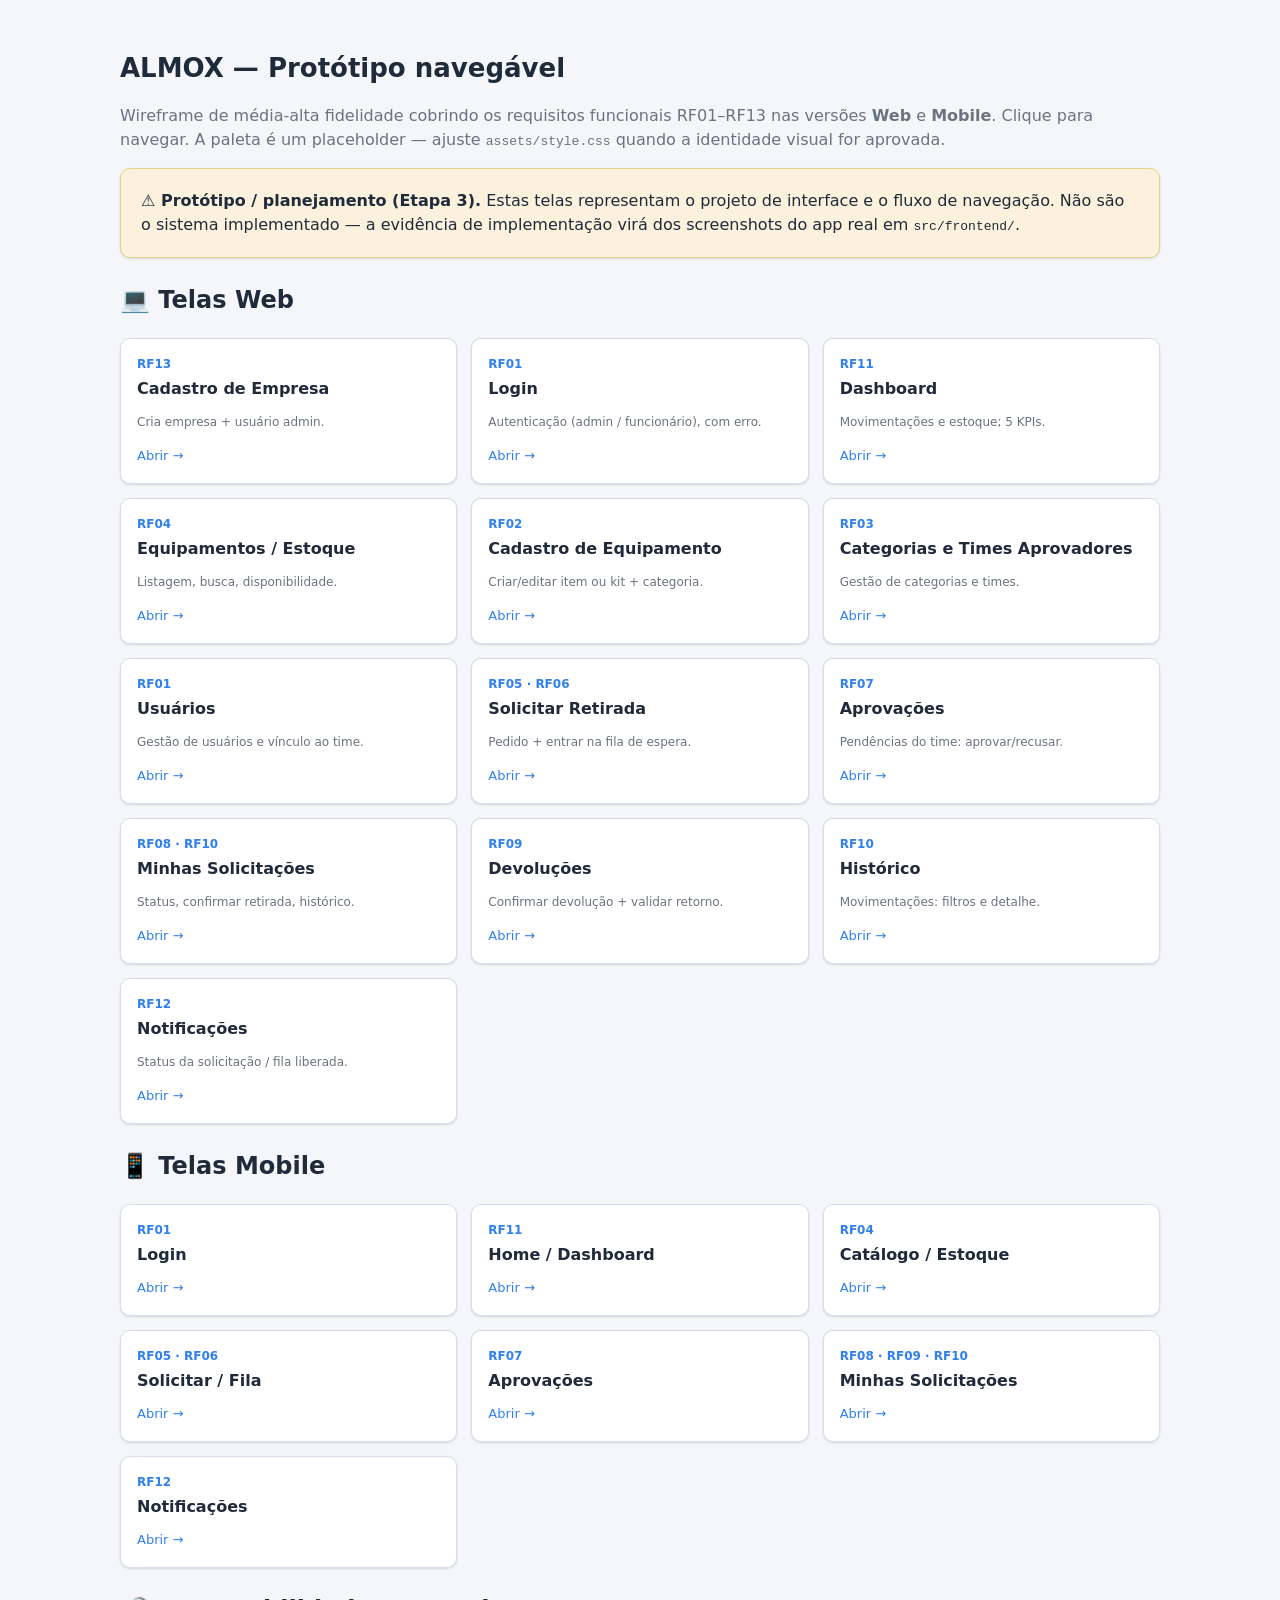
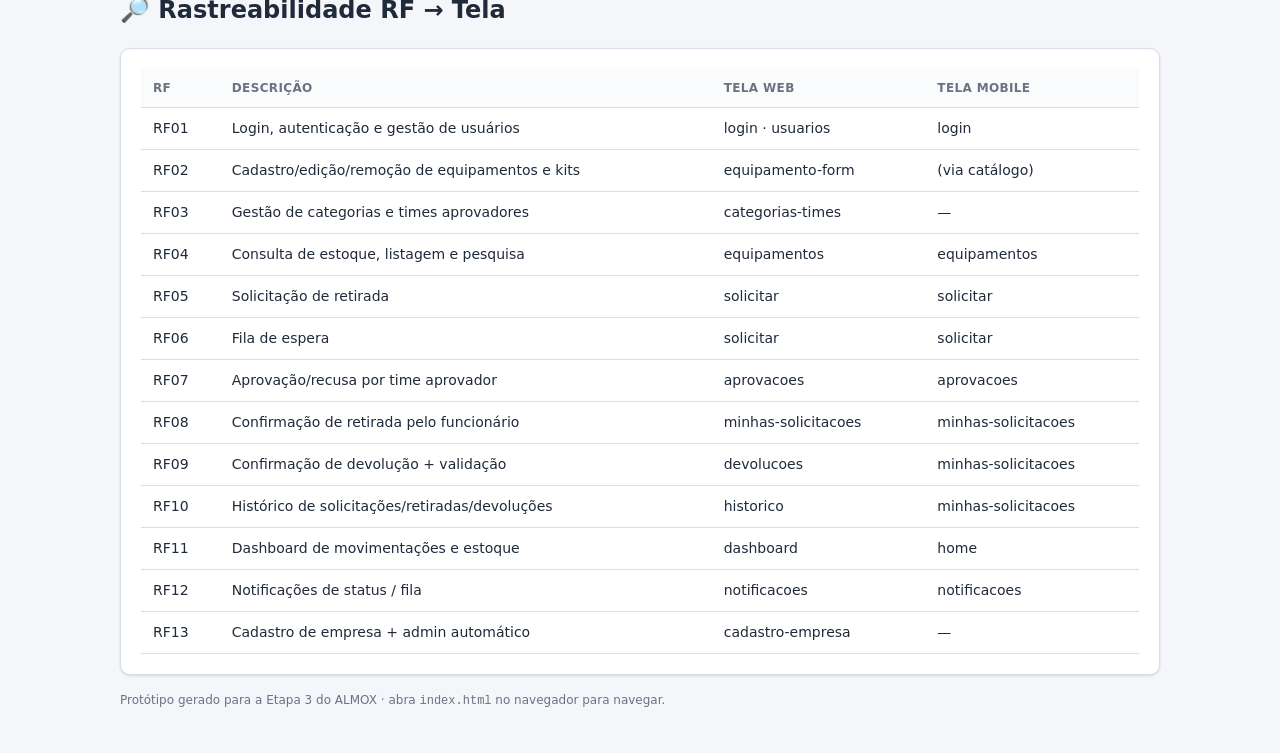
<file: index.html>
<!DOCTYPE html>
<html lang="pt-BR">
<head>
<meta charset="UTF-8">
<meta name="viewport" content="width=device-width, initial-scale=1.0">
<title>ALMOX — Protótipo navegável (Web + Mobile)</title>
<link rel="stylesheet" href="assets/style.css">
</head>
<body>
<div class="hub">
  <h1>ALMOX — Protótipo navegável</h1>
  <p class="muted">Wireframe de média-alta fidelidade cobrindo os requisitos funcionais RF01–RF13 nas versões <strong>Web</strong> e <strong>Mobile</strong>. Clique para navegar. A paleta é um placeholder — ajuste <code>assets/style.css</code> quando a identidade visual for aprovada.</p>

  <div class="card mt16" style="background:#fbf1dc;border-color:#e8d08a">
    <strong>⚠️ Protótipo / planejamento (Etapa 3).</strong> Estas telas representam o projeto de interface e o fluxo de navegação. Não são o sistema implementado — a evidência de implementação virá dos screenshots do app real em <code>src/frontend/</code>.
  </div>

  <h2 class="mt24">💻 Telas Web</h2>
  <div class="screens">
    <div class="screen-card"><div class="rf">RF13</div><h3>Cadastro de Empresa</h3><p class="muted small">Cria empresa + usuário admin.</p><div class="links"><a href="cadastro-empresa.html">Abrir →</a></div></div>
    <div class="screen-card"><div class="rf">RF01</div><h3>Login</h3><p class="muted small">Autenticação (admin / funcionário), com erro.</p><div class="links"><a href="login.html">Abrir →</a></div></div>
    <div class="screen-card"><div class="rf">RF11</div><h3>Dashboard</h3><p class="muted small">Movimentações e estoque; 5 KPIs.</p><div class="links"><a href="dashboard.html">Abrir →</a></div></div>
    <div class="screen-card"><div class="rf">RF04</div><h3>Equipamentos / Estoque</h3><p class="muted small">Listagem, busca, disponibilidade.</p><div class="links"><a href="equipamentos.html">Abrir →</a></div></div>
    <div class="screen-card"><div class="rf">RF02</div><h3>Cadastro de Equipamento</h3><p class="muted small">Criar/editar item ou kit + categoria.</p><div class="links"><a href="equipamento-form.html">Abrir →</a></div></div>
    <div class="screen-card"><div class="rf">RF03</div><h3>Categorias e Times Aprovadores</h3><p class="muted small">Gestão de categorias e times.</p><div class="links"><a href="categorias-times.html">Abrir →</a></div></div>
    <div class="screen-card"><div class="rf">RF01</div><h3>Usuários</h3><p class="muted small">Gestão de usuários e vínculo ao time.</p><div class="links"><a href="usuarios.html">Abrir →</a></div></div>
    <div class="screen-card"><div class="rf">RF05 · RF06</div><h3>Solicitar Retirada</h3><p class="muted small">Pedido + entrar na fila de espera.</p><div class="links"><a href="solicitar.html">Abrir →</a></div></div>
    <div class="screen-card"><div class="rf">RF07</div><h3>Aprovações</h3><p class="muted small">Pendências do time: aprovar/recusar.</p><div class="links"><a href="aprovacoes.html">Abrir →</a></div></div>
    <div class="screen-card"><div class="rf">RF08 · RF10</div><h3>Minhas Solicitações</h3><p class="muted small">Status, confirmar retirada, histórico.</p><div class="links"><a href="minhas-solicitacoes.html">Abrir →</a></div></div>
    <div class="screen-card"><div class="rf">RF09</div><h3>Devoluções</h3><p class="muted small">Confirmar devolução + validar retorno.</p><div class="links"><a href="devolucoes.html">Abrir →</a></div></div>
    <div class="screen-card"><div class="rf">RF10</div><h3>Histórico</h3><p class="muted small">Movimentações: filtros e detalhe.</p><div class="links"><a href="historico.html">Abrir →</a></div></div>
    <div class="screen-card"><div class="rf">RF12</div><h3>Notificações</h3><p class="muted small">Status da solicitação / fila liberada.</p><div class="links"><a href="notificacoes.html">Abrir →</a></div></div>
  </div>

  <h2 class="mt24">📱 Telas Mobile</h2>
  <div class="screens">
    <div class="screen-card"><div class="rf">RF01</div><h3>Login</h3><div class="links"><a href="login.html">Abrir →</a></div></div>
    <div class="screen-card"><div class="rf">RF11</div><h3>Home / Dashboard</h3><div class="links"><a href="dashboard.html">Abrir →</a></div></div>
    <div class="screen-card"><div class="rf">RF04</div><h3>Catálogo / Estoque</h3><div class="links"><a href="equipamentos.html">Abrir →</a></div></div>
    <div class="screen-card"><div class="rf">RF05 · RF06</div><h3>Solicitar / Fila</h3><div class="links"><a href="solicitar.html">Abrir →</a></div></div>
    <div class="screen-card"><div class="rf">RF07</div><h3>Aprovações</h3><div class="links"><a href="aprovacoes.html">Abrir →</a></div></div>
    <div class="screen-card"><div class="rf">RF08 · RF09 · RF10</div><h3>Minhas Solicitações</h3><div class="links"><a href="minhas-solicitacoes.html">Abrir →</a></div></div>
    <div class="screen-card"><div class="rf">RF12</div><h3>Notificações</h3><div class="links"><a href="notificacoes.html">Abrir →</a></div></div>
  </div>

  <h2 class="mt24">🔎 Rastreabilidade RF → Tela</h2>
  <div class="card">
    <table>
      <thead><tr><th>RF</th><th>Descrição</th><th>Tela Web</th><th>Tela Mobile</th></tr></thead>
      <tbody>
        <tr><td>RF01</td><td>Login, autenticação e gestão de usuários</td><td>login · usuarios</td><td>login</td></tr>
        <tr><td>RF02</td><td>Cadastro/edição/remoção de equipamentos e kits</td><td>equipamento-form</td><td>(via catálogo)</td></tr>
        <tr><td>RF03</td><td>Gestão de categorias e times aprovadores</td><td>categorias-times</td><td>—</td></tr>
        <tr><td>RF04</td><td>Consulta de estoque, listagem e pesquisa</td><td>equipamentos</td><td>equipamentos</td></tr>
        <tr><td>RF05</td><td>Solicitação de retirada</td><td>solicitar</td><td>solicitar</td></tr>
        <tr><td>RF06</td><td>Fila de espera</td><td>solicitar</td><td>solicitar</td></tr>
        <tr><td>RF07</td><td>Aprovação/recusa por time aprovador</td><td>aprovacoes</td><td>aprovacoes</td></tr>
        <tr><td>RF08</td><td>Confirmação de retirada pelo funcionário</td><td>minhas-solicitacoes</td><td>minhas-solicitacoes</td></tr>
        <tr><td>RF09</td><td>Confirmação de devolução + validação</td><td>devolucoes</td><td>minhas-solicitacoes</td></tr>
        <tr><td>RF10</td><td>Histórico de solicitações/retiradas/devoluções</td><td>historico</td><td>minhas-solicitacoes</td></tr>
        <tr><td>RF11</td><td>Dashboard de movimentações e estoque</td><td>dashboard</td><td>home</td></tr>
        <tr><td>RF12</td><td>Notificações de status / fila</td><td>notificacoes</td><td>notificacoes</td></tr>
        <tr><td>RF13</td><td>Cadastro de empresa + admin automático</td><td>cadastro-empresa</td><td>—</td></tr>
      </tbody>
    </table>
  </div>
  <p class="muted small mt16">Protótipo gerado para a Etapa 3 do ALMOX · abra <code>index.html</code> no navegador para navegar.</p>
</div>
<script src="assets/responsive.js"></script>
</body>
</html>
</file>
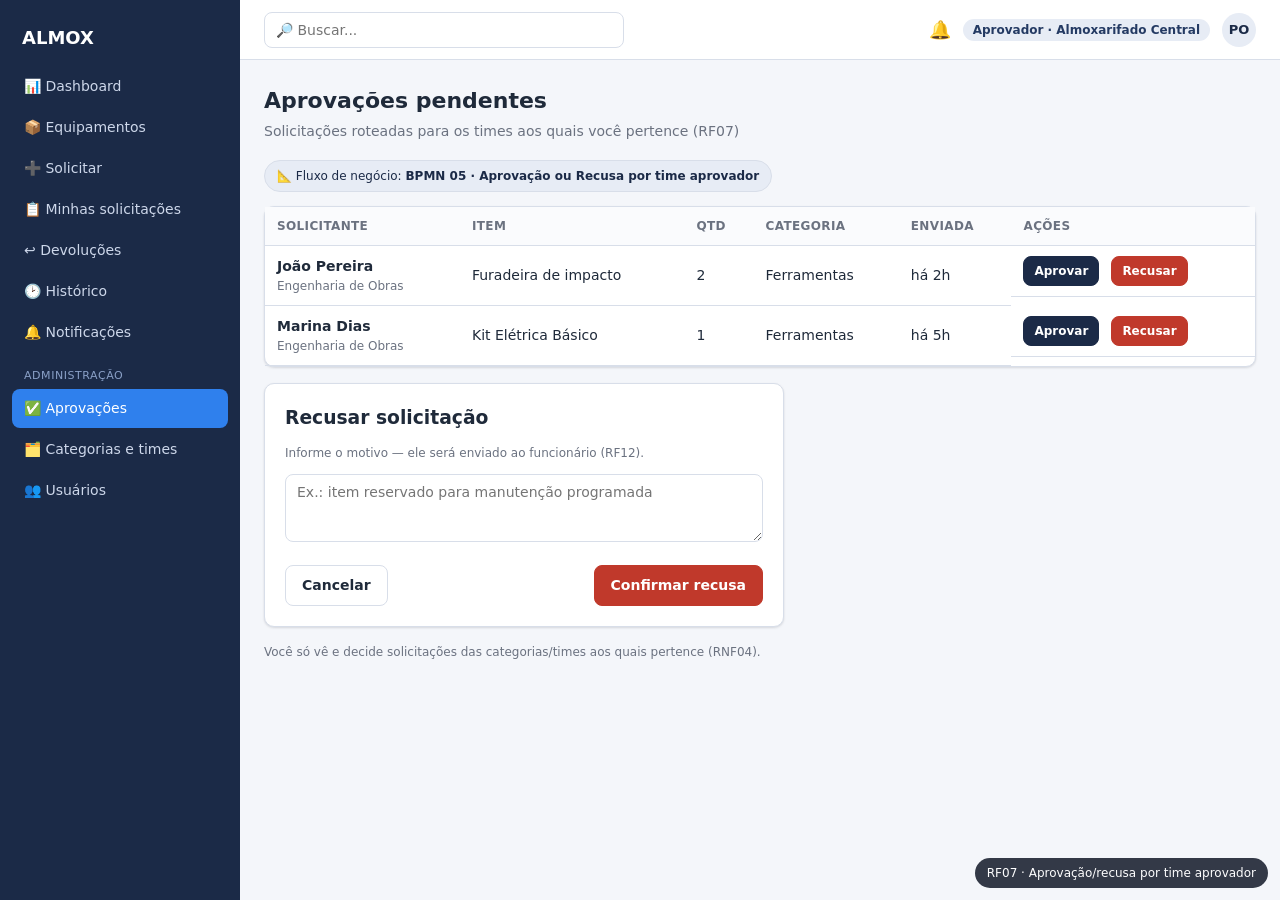
<file: aprovacoes.html>
<!DOCTYPE html>
<html lang="pt-BR">
<head>
<meta charset="UTF-8">
<meta name="viewport" content="width=device-width, initial-scale=1.0">
<title>ALMOX Web · Aprovações (RF07)</title>
<link rel="stylesheet" href="assets/style.css">
</head>
<body class="web">
<div class="shell">
  <nav class="sidebar">
    <div class="brand">ALMOX</div>
    <a href="dashboard.html">📊 Dashboard</a>
    <a href="equipamentos.html">📦 Equipamentos</a>
    <a href="solicitar.html">➕ Solicitar</a>
    <a href="minhas-solicitacoes.html">📋 Minhas solicitações</a>
    <a href="devolucoes.html">↩️ Devoluções</a>
    <a href="historico.html">🕑 Histórico</a>
    <a href="notificacoes.html">🔔 Notificações</a>
    <div class="group">Administração</div>
    <a href="aprovacoes.html" class="active">✅ Aprovações</a>
    <a href="categorias-times.html">🗂️ Categorias e times</a>
    <a href="usuarios.html">👥 Usuários</a>
  </nav>
  <div class="main">
    <header class="topbar">
      <input class="search" placeholder="🔎 Buscar...">
      <div class="row center"><a href="notificacoes.html" style="font-size:18px">🔔</a><span class="badge info">Aprovador · Almoxarifado Central</span><div class="avatar">PO</div></div>
    </header>
    <div class="content">
      <div class="pagehead"><h1>Aprovações pendentes</h1><p>Solicitações roteadas para os times aos quais você pertence (RF07)</p></div>
      <p class="bpmn-ref">📐 Fluxo de negócio: <a href="#" target="_blank">BPMN 05 · Aprovação ou Recusa por time aprovador</a></p>

      <div class="card" style="padding:0">
        <table>
          <thead><tr><th>Solicitante</th><th>Item</th><th>Qtd</th><th>Categoria</th><th>Enviada</th><th>Ações</th></tr></thead>
          <tbody>
            <tr>
              <td><strong>João Pereira</strong><div class="small muted">Engenharia de Obras</div></td>
              <td>Furadeira de impacto</td><td>2</td><td>Ferramentas</td><td>há 2h</td>
              <td class="row"><a href="#" class="btn sm">Aprovar</a><a href="#" class="btn sm danger">Recusar</a></td>
            </tr>
            <tr>
              <td><strong>Marina Dias</strong><div class="small muted">Engenharia de Obras</div></td>
              <td>Kit Elétrica Básico</td><td>1</td><td>Ferramentas</td><td>há 5h</td>
              <td class="row"><a href="#" class="btn sm">Aprovar</a><a href="#" class="btn sm danger">Recusar</a></td>
            </tr>
          </tbody>
        </table>
      </div>

      <div class="card mt16" style="max-width:520px">
        <h3>Recusar solicitação</h3>
        <p class="small muted">Informe o motivo — ele será enviado ao funcionário (RF12).</p>
        <textarea rows="3" placeholder="Ex.: item reservado para manutenção programada"></textarea>
        <div class="row spread mt16"><a href="#" class="btn ghost">Cancelar</a><a href="#" class="btn danger">Confirmar recusa</a></div>
      </div>
      <p class="small muted mt16">Você só vê e decide solicitações das categorias/times aos quais pertence (RNF04).</p>
    </div>
  </div>
</div>
<div class="rf-tag">RF07 · Aprovação/recusa por time aprovador</div>
<script src="assets/responsive.js"></script>
</body>
</html>
</file>
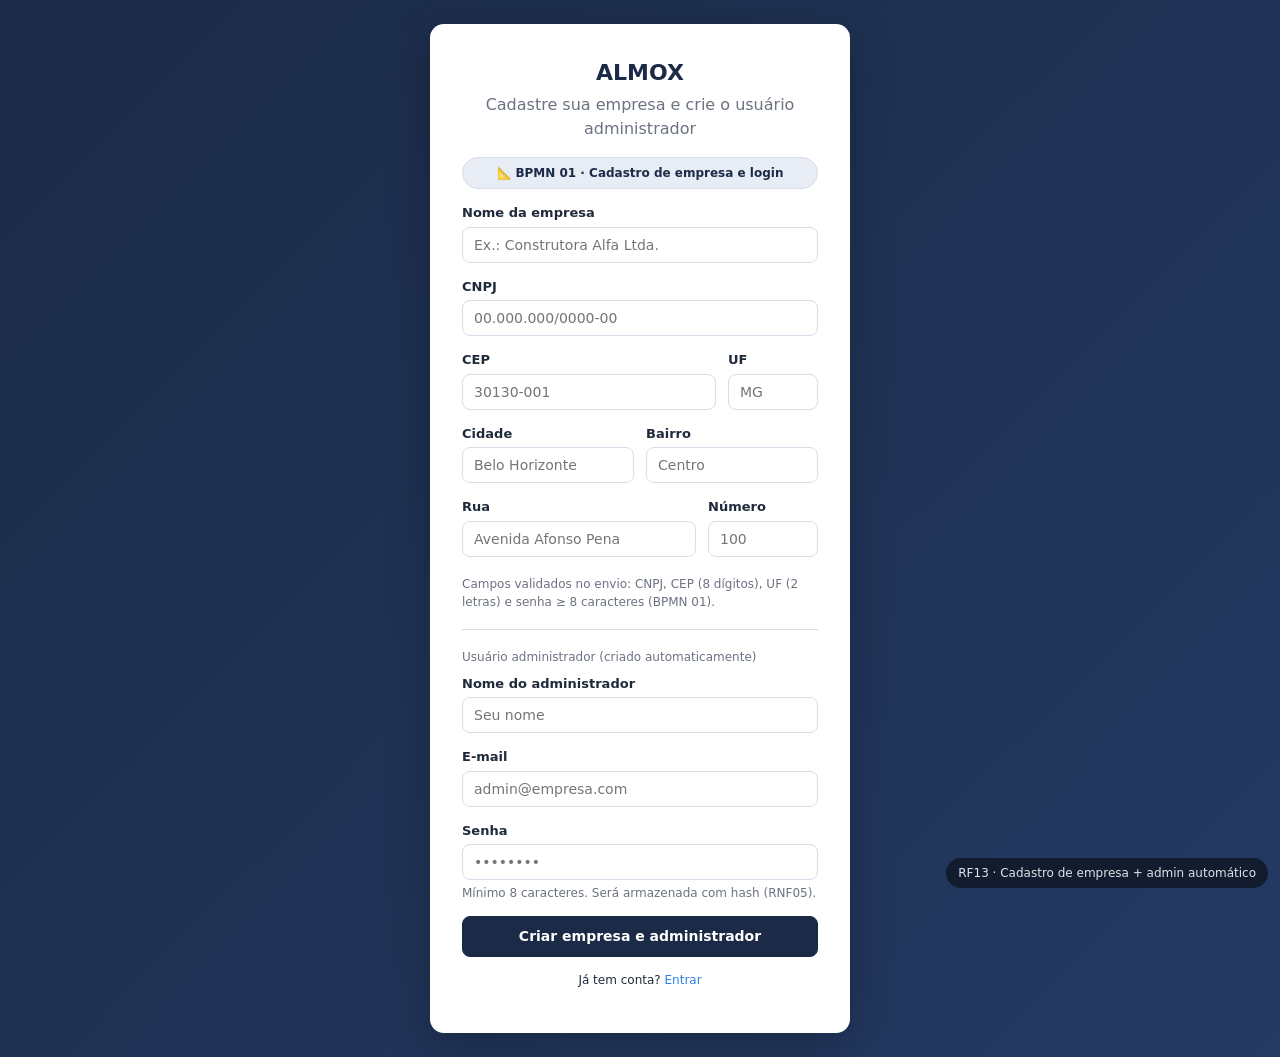
<file: cadastro-empresa.html>
<!DOCTYPE html>
<html lang="pt-BR">
<head>
<meta charset="UTF-8">
<meta name="viewport" content="width=device-width, initial-scale=1.0">
<title>ALMOX Web · Cadastro de Empresa (RF13)</title>
<link rel="stylesheet" href="assets/style.css">
</head>
<body class="web">
<div class="auth-wrap">
  <div class="auth-card">
    <div class="brand">ALMOX</div>
    <p class="muted" style="text-align:center;margin-top:0">Cadastre sua empresa e crie o usuário administrador</p>
    <p class="bpmn-ref" style="display:block;text-align:center">📐 <a href="#" target="_blank">BPMN 01 · Cadastro de empresa e login</a></p>
    <div class="field">
      <label>Nome da empresa</label>
      <input placeholder="Ex.: Construtora Alfa Ltda.">
    </div>
    <div class="field">
      <label>CNPJ</label>
      <input placeholder="00.000.000/0000-00">
    </div>
    <div class="row">
      <div class="grow field"><label>CEP</label><input placeholder="30130-001"></div>
      <div class="field" style="max-width:90px"><label>UF</label><input placeholder="MG" maxlength="2"></div>
    </div>
    <div class="row">
      <div class="grow field"><label>Cidade</label><input placeholder="Belo Horizonte"></div>
      <div class="grow field"><label>Bairro</label><input placeholder="Centro"></div>
    </div>
    <div class="row">
      <div class="grow field"><label>Rua</label><input placeholder="Avenida Afonso Pena"></div>
      <div class="field" style="max-width:110px"><label>Número</label><input placeholder="100"></div>
    </div>
    <div class="hint">Campos validados no envio: CNPJ, CEP (8 dígitos), UF (2 letras) e senha ≥ 8 caracteres (BPMN 01).</div>
    <hr style="border:none;border-top:1px solid var(--line);margin:18px 0">
    <p class="small muted mb0">Usuário administrador (criado automaticamente)</p>
    <div class="field mt8">
      <label>Nome do administrador</label>
      <input placeholder="Seu nome">
    </div>
    <div class="field">
      <label>E-mail</label>
      <input placeholder="admin@empresa.com">
    </div>
    <div class="field">
      <label>Senha</label>
      <input type="password" placeholder="••••••••">
      <div class="hint">Mínimo 8 caracteres. Será armazenada com hash (RNF05).</div>
    </div>
    <a href="login.html" class="btn" style="width:100%;justify-content:center">Criar empresa e administrador</a>
    <p class="small" style="text-align:center;margin-top:14px">Já tem conta? <a href="login.html">Entrar</a></p>
  </div>
</div>
<div class="rf-tag">RF13 · Cadastro de empresa + admin automático</div>
<script src="assets/responsive.js"></script>
</body>
</html>
</file>
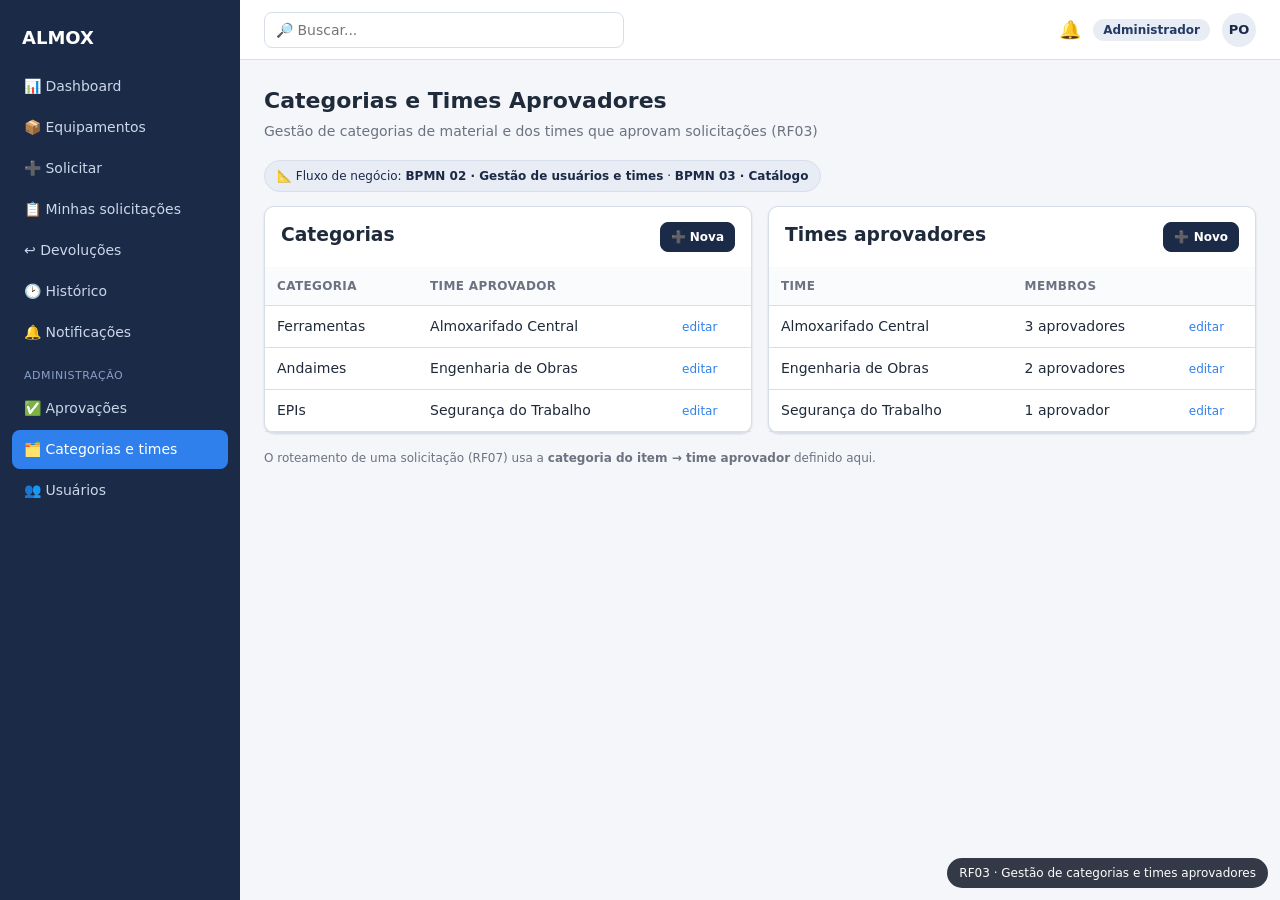
<file: categorias-times.html>
<!DOCTYPE html>
<html lang="pt-BR">
<head>
<meta charset="UTF-8">
<meta name="viewport" content="width=device-width, initial-scale=1.0">
<title>ALMOX Web · Categorias e Times Aprovadores (RF03)</title>
<link rel="stylesheet" href="assets/style.css">
</head>
<body class="web">
<div class="shell">
  <nav class="sidebar">
    <div class="brand">ALMOX</div>
    <a href="dashboard.html">📊 Dashboard</a>
    <a href="equipamentos.html">📦 Equipamentos</a>
    <a href="solicitar.html">➕ Solicitar</a>
    <a href="minhas-solicitacoes.html">📋 Minhas solicitações</a>
    <a href="devolucoes.html">↩️ Devoluções</a>
    <a href="historico.html">🕑 Histórico</a>
    <a href="notificacoes.html">🔔 Notificações</a>
    <div class="group">Administração</div>
    <a href="aprovacoes.html">✅ Aprovações</a>
    <a href="categorias-times.html" class="active">🗂️ Categorias e times</a>
    <a href="usuarios.html">👥 Usuários</a>
  </nav>
  <div class="main">
    <header class="topbar">
      <input class="search" placeholder="🔎 Buscar...">
      <div class="row center"><a href="notificacoes.html" style="font-size:18px">🔔</a><span class="badge info">Administrador</span><div class="avatar">PO</div></div>
    </header>
    <div class="content">
      <div class="pagehead"><h1>Categorias e Times Aprovadores</h1><p>Gestão de categorias de material e dos times que aprovam solicitações (RF03)</p></div>
      <p class="bpmn-ref">📐 Fluxo de negócio: <a href="#" target="_blank">BPMN 02 · Gestão de usuários e times</a> · <a href="#" target="_blank">BPMN 03 · Catálogo</a></p>

      <div class="grid c2">
        <div class="card" style="padding:0">
          <div class="row spread" style="padding:14px 16px"><h3 class="mb0">Categorias</h3><a href="#" class="btn sm">➕ Nova</a></div>
          <table>
            <thead><tr><th>Categoria</th><th>Time aprovador</th><th></th></tr></thead>
            <tbody>
              <tr><td>Ferramentas</td><td>Almoxarifado Central</td><td><a href="#" class="small">editar</a></td></tr>
              <tr><td>Andaimes</td><td>Engenharia de Obras</td><td><a href="#" class="small">editar</a></td></tr>
              <tr><td>EPIs</td><td>Segurança do Trabalho</td><td><a href="#" class="small">editar</a></td></tr>
            </tbody>
          </table>
        </div>

        <div class="card" style="padding:0">
          <div class="row spread" style="padding:14px 16px"><h3 class="mb0">Times aprovadores</h3><a href="#" class="btn sm">➕ Novo</a></div>
          <table>
            <thead><tr><th>Time</th><th>Membros</th><th></th></tr></thead>
            <tbody>
              <tr><td>Almoxarifado Central</td><td>3 aprovadores</td><td><a href="#" class="small">editar</a></td></tr>
              <tr><td>Engenharia de Obras</td><td>2 aprovadores</td><td><a href="#" class="small">editar</a></td></tr>
              <tr><td>Segurança do Trabalho</td><td>1 aprovador</td><td><a href="#" class="small">editar</a></td></tr>
            </tbody>
          </table>
        </div>
      </div>
      <p class="small muted mt16">O roteamento de uma solicitação (RF07) usa a <strong>categoria do item → time aprovador</strong> definido aqui.</p>
    </div>
  </div>
</div>
<div class="rf-tag">RF03 · Gestão de categorias e times aprovadores</div>
<script src="assets/responsive.js"></script>
</body>
</html>
</file>
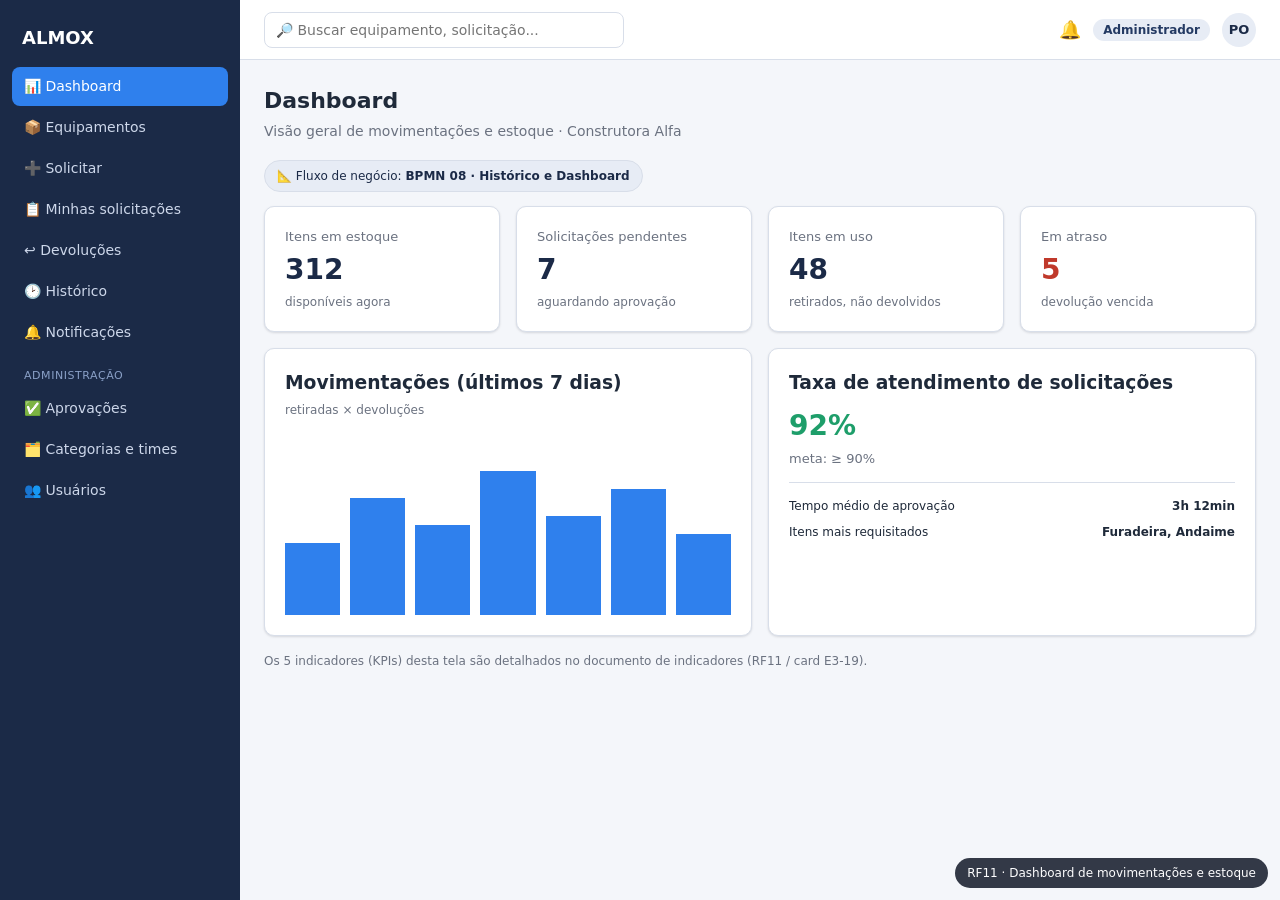
<file: dashboard.html>
<!DOCTYPE html>
<html lang="pt-BR">
<head>
<meta charset="UTF-8">
<meta name="viewport" content="width=device-width, initial-scale=1.0">
<title>ALMOX Web · Dashboard (RF11)</title>
<link rel="stylesheet" href="assets/style.css">
</head>
<body class="web">
<div class="shell">
  <nav class="sidebar">
    <div class="brand">ALMOX</div>
    <a href="dashboard.html" class="active">📊 Dashboard</a>
    <a href="equipamentos.html">📦 Equipamentos</a>
    <a href="solicitar.html">➕ Solicitar</a>
    <a href="minhas-solicitacoes.html">📋 Minhas solicitações</a>
    <a href="devolucoes.html">↩️ Devoluções</a>
    <a href="historico.html">🕑 Histórico</a>
    <a href="notificacoes.html">🔔 Notificações</a>
    <div class="group">Administração</div>
    <a href="aprovacoes.html">✅ Aprovações</a>
    <a href="categorias-times.html">🗂️ Categorias e times</a>
    <a href="usuarios.html">👥 Usuários</a>
  </nav>
  <div class="main">
    <header class="topbar">
      <input class="search" placeholder="🔎 Buscar equipamento, solicitação...">
      <div class="row center">
        <a href="notificacoes.html" title="Notificações" style="font-size:18px">🔔</a>
        <span class="badge info">Administrador</span>
        <div class="avatar">PO</div>
      </div>
    </header>
    <div class="content">
      <div class="pagehead">
        <h1>Dashboard</h1>
        <p>Visão geral de movimentações e estoque · Construtora Alfa</p>
      </div>
      <p class="bpmn-ref">📐 Fluxo de negócio: <a href="#" target="_blank">BPMN 08 · Histórico e Dashboard</a></p>

      <div class="grid c4">
        <div class="card kpi"><span class="lbl">Itens em estoque</span><span class="val">312</span><span class="small muted">disponíveis agora</span></div>
        <div class="card kpi"><span class="lbl">Solicitações pendentes</span><span class="val">7</span><span class="small muted">aguardando aprovação</span></div>
        <div class="card kpi"><span class="lbl">Itens em uso</span><span class="val">48</span><span class="small muted">retirados, não devolvidos</span></div>
        <div class="card kpi"><span class="lbl">Em atraso</span><span class="val" style="color:var(--danger)">5</span><span class="small muted">devolução vencida</span></div>
      </div>

      <div class="grid c2 mt16">
        <div class="card">
          <h3>Movimentações (últimos 7 dias)</h3>
          <div class="muted small">retiradas × devoluções</div>
          <div style="height:180px;display:flex;align-items:flex-end;gap:10px;margin-top:16px">
            <div style="flex:1;background:var(--accent);height:40%"></div>
            <div style="flex:1;background:var(--accent);height:65%"></div>
            <div style="flex:1;background:var(--accent);height:50%"></div>
            <div style="flex:1;background:var(--accent);height:80%"></div>
            <div style="flex:1;background:var(--accent);height:55%"></div>
            <div style="flex:1;background:var(--accent);height:70%"></div>
            <div style="flex:1;background:var(--accent);height:45%"></div>
          </div>
        </div>
        <div class="card">
          <h3>Taxa de atendimento de solicitações</h3>
          <div class="kpi mt8"><span class="val" style="color:var(--ok)">92%</span><span class="lbl">meta: ≥ 90%</span></div>
          <hr style="border:none;border-top:1px solid var(--line);margin:14px 0">
          <div class="row spread small"><span>Tempo médio de aprovação</span><strong>3h 12min</strong></div>
          <div class="row spread small mt8"><span>Itens mais requisitados</span><strong>Furadeira, Andaime</strong></div>
        </div>
      </div>
      <p class="small muted mt16">Os 5 indicadores (KPIs) desta tela são detalhados no documento de indicadores (RF11 / card E3-19).</p>
    </div>
  </div>
</div>
<div class="rf-tag">RF11 · Dashboard de movimentações e estoque</div>
<script src="assets/responsive.js"></script>
</body>
</html>
</file>
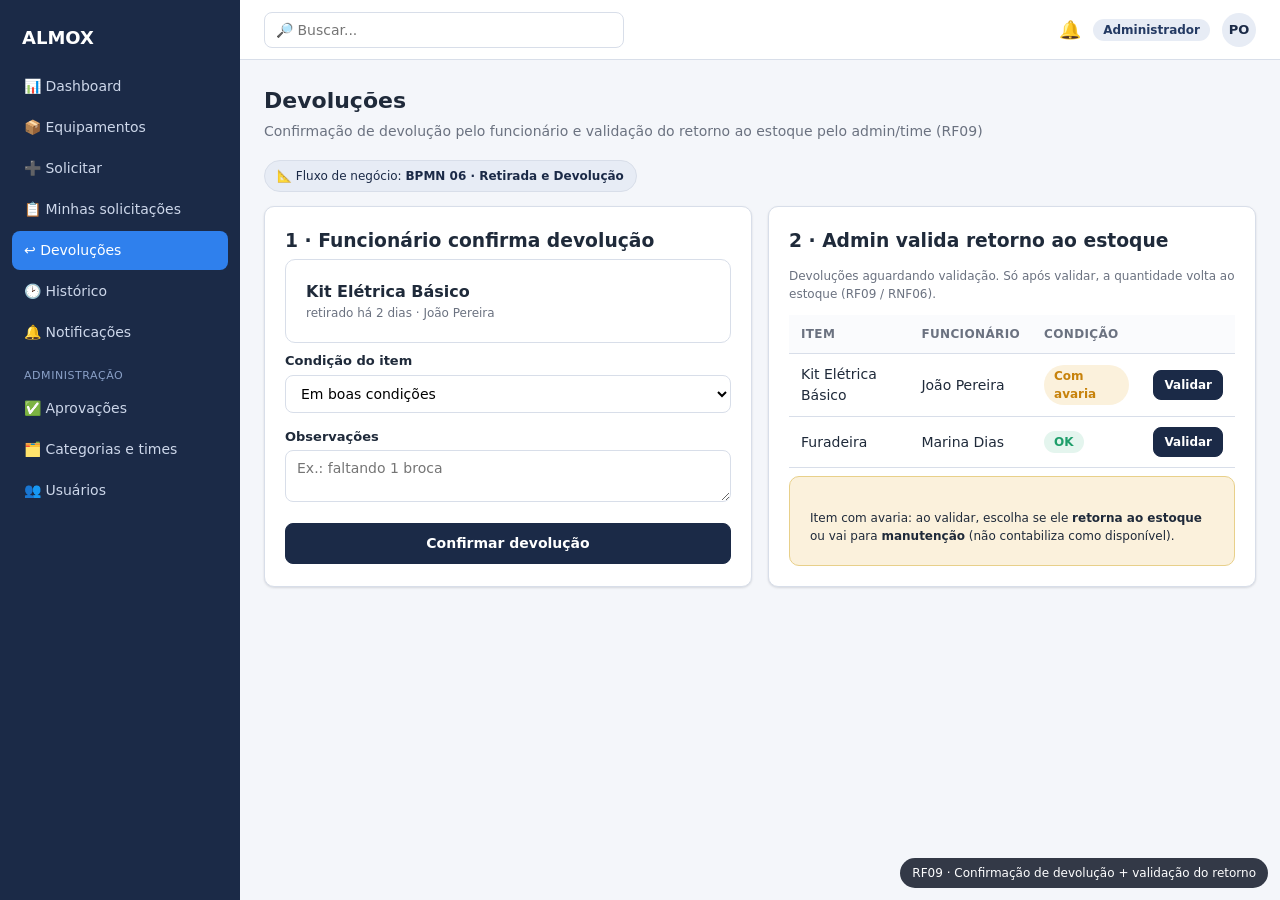
<file: devolucoes.html>
<!DOCTYPE html>
<html lang="pt-BR">
<head>
<meta charset="UTF-8">
<meta name="viewport" content="width=device-width, initial-scale=1.0">
<title>ALMOX Web · Devoluções (RF09)</title>
<link rel="stylesheet" href="assets/style.css">
</head>
<body class="web">
<div class="shell">
  <nav class="sidebar">
    <div class="brand">ALMOX</div>
    <a href="dashboard.html">📊 Dashboard</a>
    <a href="equipamentos.html">📦 Equipamentos</a>
    <a href="solicitar.html">➕ Solicitar</a>
    <a href="minhas-solicitacoes.html">📋 Minhas solicitações</a>
    <a href="devolucoes.html" class="active">↩️ Devoluções</a>
    <a href="historico.html">🕑 Histórico</a>
    <a href="notificacoes.html">🔔 Notificações</a>
    <div class="group">Administração</div>
    <a href="aprovacoes.html">✅ Aprovações</a>
    <a href="categorias-times.html">🗂️ Categorias e times</a>
    <a href="usuarios.html">👥 Usuários</a>
  </nav>
  <div class="main">
    <header class="topbar">
      <input class="search" placeholder="🔎 Buscar...">
      <div class="row center"><a href="notificacoes.html" style="font-size:18px">🔔</a><span class="badge info">Administrador</span><div class="avatar">PO</div></div>
    </header>
    <div class="content">
      <div class="pagehead"><h1>Devoluções</h1><p>Confirmação de devolução pelo funcionário e validação do retorno ao estoque pelo admin/time (RF09)</p></div>
      <p class="bpmn-ref">📐 Fluxo de negócio: <a href="#" target="_blank">BPMN 06 · Retirada e Devolução</a></p>

      <div class="grid c2">
        <div class="card">
          <h3>1 · Funcionário confirma devolução</h3>
          <div class="list-item card" style="box-shadow:none">
            <div><strong>Kit Elétrica Básico</strong><div class="small muted">retirado há 2 dias · João Pereira</div></div>
          </div>
          <div class="field mt8"><label>Condição do item</label><select><option>Em boas condições</option><option>Com avaria</option><option>Incompleto</option></select></div>
          <div class="field"><label>Observações</label><textarea rows="2" placeholder="Ex.: faltando 1 broca"></textarea></div>
          <a href="#" class="btn" style="width:100%;justify-content:center">Confirmar devolução</a>
        </div>

        <div class="card">
          <h3>2 · Admin valida retorno ao estoque</h3>
          <p class="small muted">Devoluções aguardando validação. Só após validar, a quantidade volta ao estoque (RF09 / RNF06).</p>
          <table>
            <thead><tr><th>Item</th><th>Funcionário</th><th>Condição</th><th></th></tr></thead>
            <tbody>
              <tr><td>Kit Elétrica Básico</td><td>João Pereira</td><td><span class="badge warn">Com avaria</span></td><td><a href="#" class="btn sm">Validar</a></td></tr>
              <tr><td>Furadeira</td><td>Marina Dias</td><td><span class="badge ok">OK</span></td><td><a href="#" class="btn sm">Validar</a></td></tr>
            </tbody>
          </table>
          <div class="card mt8" style="box-shadow:none;background:var(--warn-bg);border-color:#e8d08a">
            <p class="small mb0">Item com avaria: ao validar, escolha se ele <strong>retorna ao estoque</strong> ou vai para <strong>manutenção</strong> (não contabiliza como disponível).</p>
          </div>
        </div>
      </div>
    </div>
  </div>
</div>
<div class="rf-tag">RF09 · Confirmação de devolução + validação do retorno</div>
<script src="assets/responsive.js"></script>
</body>
</html>
</file>
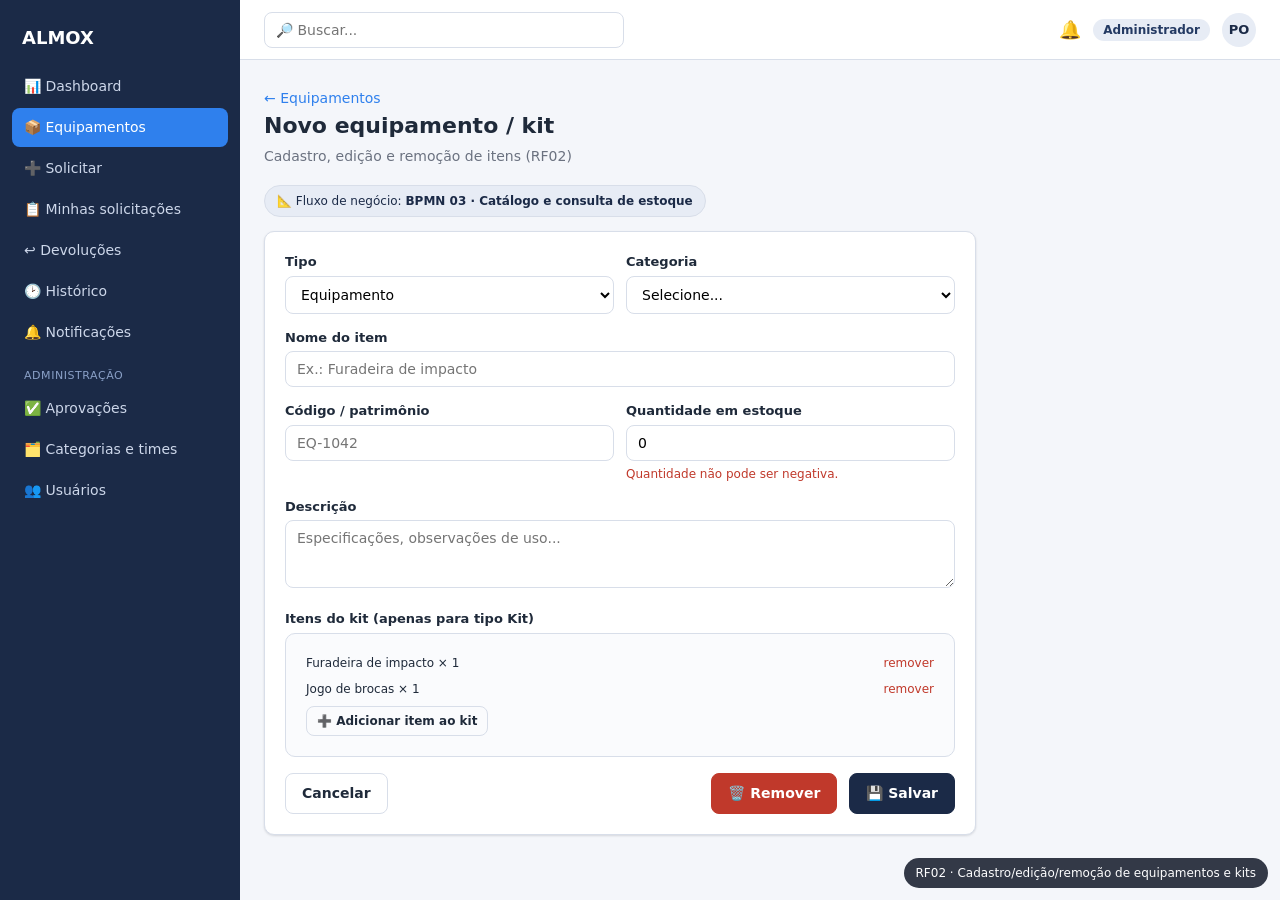
<file: equipamento-form.html>
<!DOCTYPE html>
<html lang="pt-BR">
<head>
<meta charset="UTF-8">
<meta name="viewport" content="width=device-width, initial-scale=1.0">
<title>ALMOX Web · Cadastro de Equipamento (RF02)</title>
<link rel="stylesheet" href="assets/style.css">
</head>
<body class="web">
<div class="shell">
  <nav class="sidebar">
    <div class="brand">ALMOX</div>
    <a href="dashboard.html">📊 Dashboard</a>
    <a href="equipamentos.html" class="active">📦 Equipamentos</a>
    <a href="solicitar.html">➕ Solicitar</a>
    <a href="minhas-solicitacoes.html">📋 Minhas solicitações</a>
    <a href="devolucoes.html">↩️ Devoluções</a>
    <a href="historico.html">🕑 Histórico</a>
    <a href="notificacoes.html">🔔 Notificações</a>
    <div class="group">Administração</div>
    <a href="aprovacoes.html">✅ Aprovações</a>
    <a href="categorias-times.html">🗂️ Categorias e times</a>
    <a href="usuarios.html">👥 Usuários</a>
  </nav>
  <div class="main">
    <header class="topbar">
      <input class="search" placeholder="🔎 Buscar...">
      <div class="row center"><a href="notificacoes.html" style="font-size:18px">🔔</a><span class="badge info">Administrador</span><div class="avatar">PO</div></div>
    </header>
    <div class="content" style="max-width:760px">
      <div class="pagehead">
        <p class="small muted mb0"><a href="equipamentos.html">← Equipamentos</a></p>
        <h1>Novo equipamento / kit</h1>
        <p>Cadastro, edição e remoção de itens (RF02)</p>
      </div>
      <p class="bpmn-ref">📐 Fluxo de negócio: <a href="#" target="_blank">BPMN 03 · Catálogo e consulta de estoque</a></p>

      <div class="card">
        <div class="row">
          <div class="grow field"><label>Tipo</label><select><option>Equipamento</option><option>Kit</option></select></div>
          <div class="grow field"><label>Categoria</label><select><option>Selecione...</option><option>Ferramentas</option><option>Andaimes</option><option>EPIs</option></select></div>
        </div>
        <div class="field"><label>Nome do item</label><input placeholder="Ex.: Furadeira de impacto"></div>
        <div class="row">
          <div class="grow field"><label>Código / patrimônio</label><input placeholder="EQ-1042"></div>
          <div class="grow field"><label>Quantidade em estoque</label><input type="number" value="0"><div class="err">Quantidade não pode ser negativa.</div></div>
        </div>
        <div class="field"><label>Descrição</label><textarea rows="3" placeholder="Especificações, observações de uso..."></textarea></div>
        <div class="field"><label>Itens do kit (apenas para tipo Kit)</label>
          <div class="card" style="box-shadow:none;background:#fafbfd">
            <div class="row spread small"><span>Furadeira de impacto × 1</span><a href="#" style="color:var(--danger)">remover</a></div>
            <div class="row spread small mt8"><span>Jogo de brocas × 1</span><a href="#" style="color:var(--danger)">remover</a></div>
            <a href="#" class="btn sm ghost mt8">➕ Adicionar item ao kit</a>
          </div>
        </div>
        <div class="row spread mt16">
          <a href="equipamentos.html" class="btn ghost">Cancelar</a>
          <div class="row">
            <a href="#" class="btn danger">🗑️ Remover</a>
            <a href="equipamentos.html" class="btn">💾 Salvar</a>
          </div>
        </div>
      </div>
    </div>
  </div>
</div>
<div class="rf-tag">RF02 · Cadastro/edição/remoção de equipamentos e kits</div>
<script src="assets/responsive.js"></script>
</body>
</html>
</file>
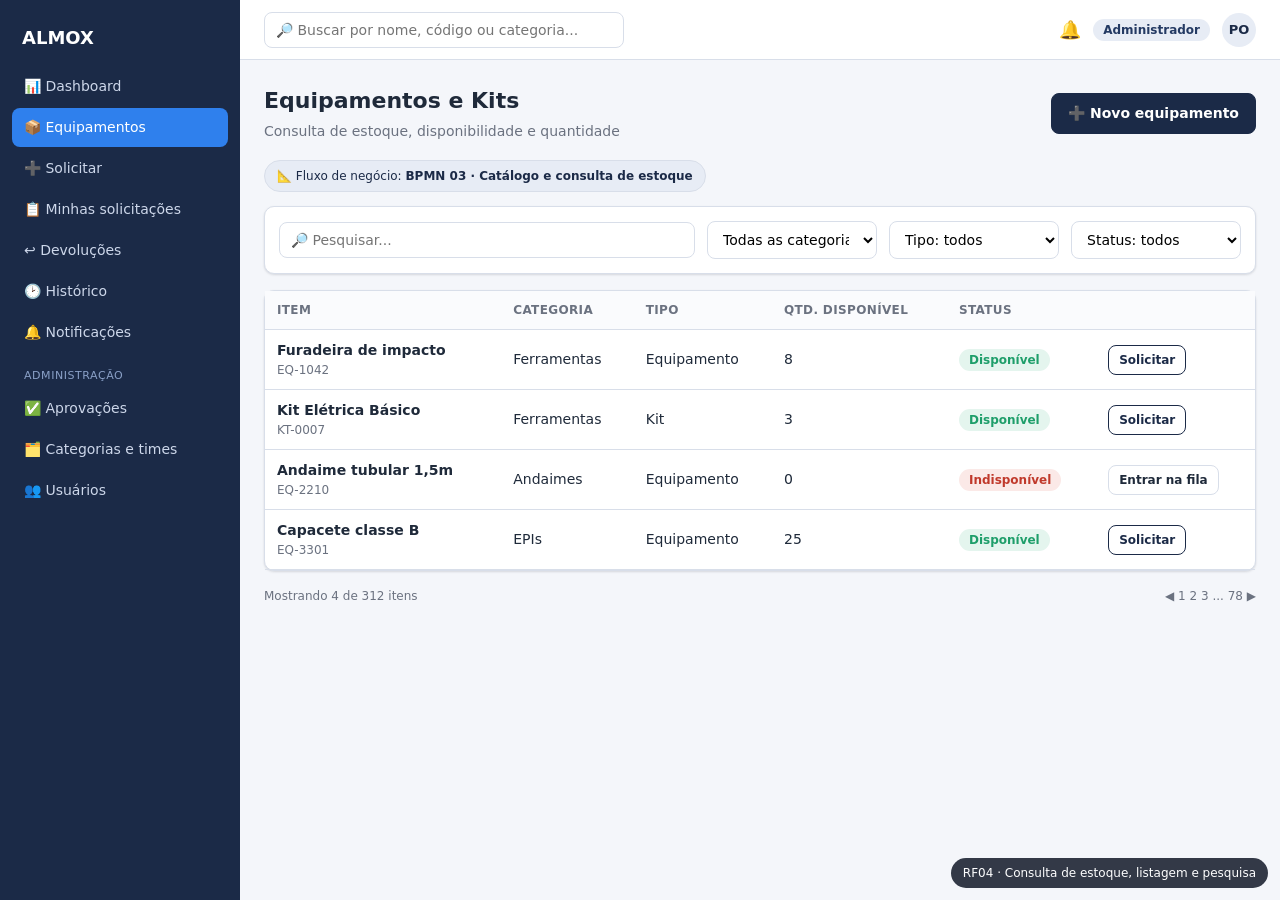
<file: equipamentos.html>
<!DOCTYPE html>
<html lang="pt-BR">
<head>
<meta charset="UTF-8">
<meta name="viewport" content="width=device-width, initial-scale=1.0">
<title>ALMOX Web · Equipamentos / Estoque (RF04)</title>
<link rel="stylesheet" href="assets/style.css">
</head>
<body class="web">
<div class="shell">
  <nav class="sidebar">
    <div class="brand">ALMOX</div>
    <a href="dashboard.html">📊 Dashboard</a>
    <a href="equipamentos.html" class="active">📦 Equipamentos</a>
    <a href="solicitar.html">➕ Solicitar</a>
    <a href="minhas-solicitacoes.html">📋 Minhas solicitações</a>
    <a href="devolucoes.html">↩️ Devoluções</a>
    <a href="historico.html">🕑 Histórico</a>
    <a href="notificacoes.html">🔔 Notificações</a>
    <div class="group">Administração</div>
    <a href="aprovacoes.html">✅ Aprovações</a>
    <a href="categorias-times.html">🗂️ Categorias e times</a>
    <a href="usuarios.html">👥 Usuários</a>
  </nav>
  <div class="main">
    <header class="topbar">
      <input class="search" placeholder="🔎 Buscar por nome, código ou categoria...">
      <div class="row center"><a href="notificacoes.html" style="font-size:18px">🔔</a><span class="badge info">Administrador</span><div class="avatar">PO</div></div>
    </header>
    <div class="content">
      <div class="pagehead row spread">
        <div><h1>Equipamentos e Kits</h1><p>Consulta de estoque, disponibilidade e quantidade</p></div>
        <a href="equipamento-form.html" class="btn">➕ Novo equipamento</a>
      </div>
      <p class="bpmn-ref">📐 Fluxo de negócio: <a href="#" target="_blank">BPMN 03 · Catálogo e consulta de estoque</a></p>

      <div class="card" style="padding:14px">
        <div class="row wrap center">
          <input class="grow" placeholder="🔎 Pesquisar...">
          <select style="width:170px"><option>Todas as categorias</option><option>Ferramentas</option><option>Andaimes</option><option>EPIs</option></select>
          <select style="width:170px"><option>Tipo: todos</option><option>Equipamento</option><option>Kit</option></select>
          <select style="width:170px"><option>Status: todos</option><option>Disponível</option><option>Indisponível</option></select>
        </div>
      </div>

      <div class="card mt16" style="padding:0">
        <table>
          <thead><tr><th>Item</th><th>Categoria</th><th>Tipo</th><th>Qtd. disponível</th><th>Status</th><th></th></tr></thead>
          <tbody>
            <tr><td><strong>Furadeira de impacto</strong><div class="small muted">EQ-1042</div></td><td>Ferramentas</td><td>Equipamento</td><td>8</td><td><span class="badge ok">Disponível</span></td><td><a href="solicitar.html" class="btn sm secondary">Solicitar</a></td></tr>
            <tr><td><strong>Kit Elétrica Básico</strong><div class="small muted">KT-0007</div></td><td>Ferramentas</td><td>Kit</td><td>3</td><td><span class="badge ok">Disponível</span></td><td><a href="solicitar.html" class="btn sm secondary">Solicitar</a></td></tr>
            <tr><td><strong>Andaime tubular 1,5m</strong><div class="small muted">EQ-2210</div></td><td>Andaimes</td><td>Equipamento</td><td>0</td><td><span class="badge danger">Indisponível</span></td><td><a href="solicitar.html" class="btn sm ghost">Entrar na fila</a></td></tr>
            <tr><td><strong>Capacete classe B</strong><div class="small muted">EQ-3301</div></td><td>EPIs</td><td>Equipamento</td><td>25</td><td><span class="badge ok">Disponível</span></td><td><a href="solicitar.html" class="btn sm secondary">Solicitar</a></td></tr>
          </tbody>
        </table>
      </div>
      <div class="row spread mt16 small muted"><span>Mostrando 4 de 312 itens</span><span>◀ 1 2 3 ... 78 ▶</span></div>
    </div>
  </div>
</div>
<div class="rf-tag">RF04 · Consulta de estoque, listagem e pesquisa</div>
<script src="assets/responsive.js"></script>
</body>
</html>
</file>
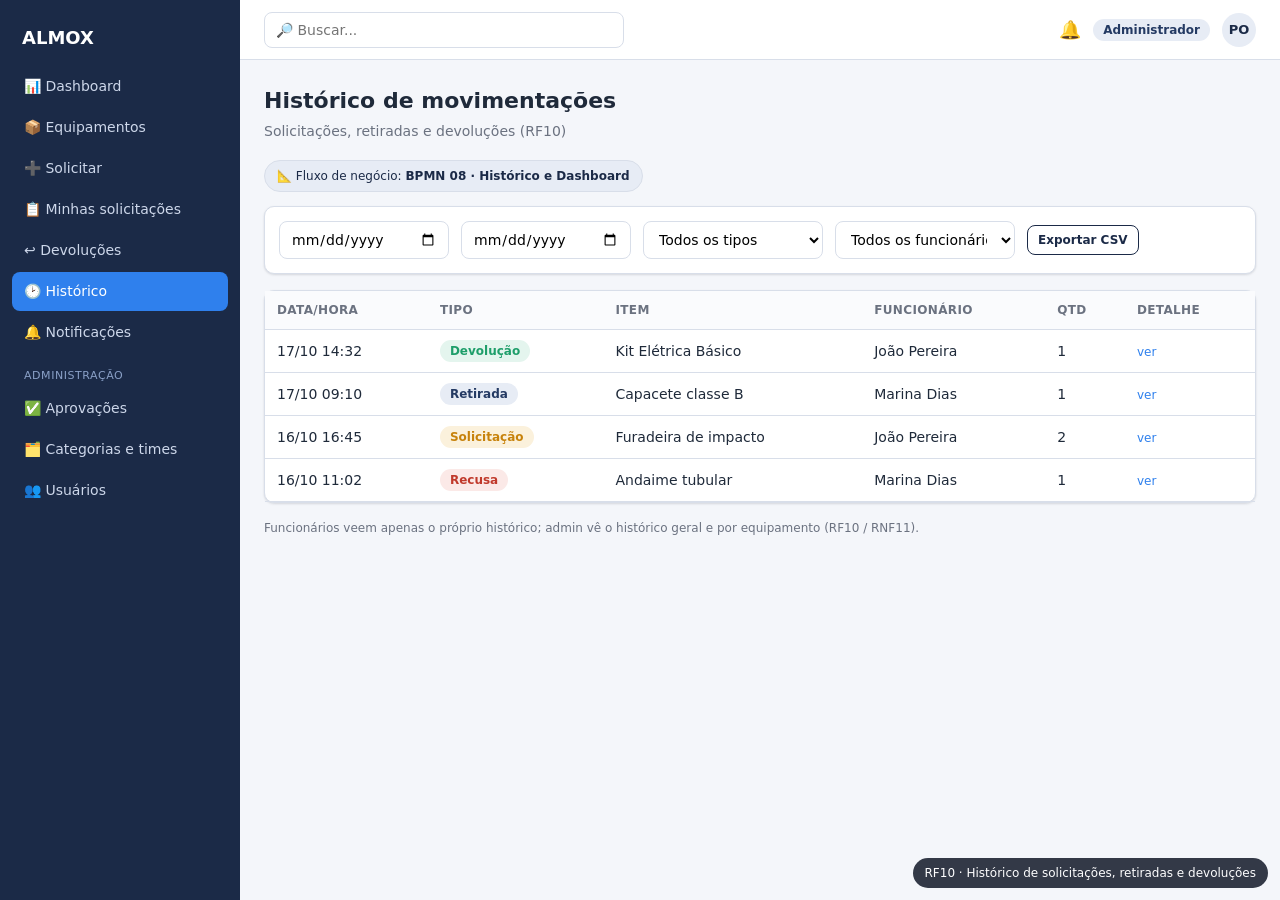
<file: historico.html>
<!DOCTYPE html>
<html lang="pt-BR">
<head>
<meta charset="UTF-8">
<meta name="viewport" content="width=device-width, initial-scale=1.0">
<title>ALMOX Web · Histórico (RF10)</title>
<link rel="stylesheet" href="assets/style.css">
</head>
<body class="web">
<div class="shell">
  <nav class="sidebar">
    <div class="brand">ALMOX</div>
    <a href="dashboard.html">📊 Dashboard</a>
    <a href="equipamentos.html">📦 Equipamentos</a>
    <a href="solicitar.html">➕ Solicitar</a>
    <a href="minhas-solicitacoes.html">📋 Minhas solicitações</a>
    <a href="devolucoes.html">↩️ Devoluções</a>
    <a href="historico.html" class="active">🕑 Histórico</a>
    <a href="notificacoes.html">🔔 Notificações</a>
    <div class="group">Administração</div>
    <a href="aprovacoes.html">✅ Aprovações</a>
    <a href="categorias-times.html">🗂️ Categorias e times</a>
    <a href="usuarios.html">👥 Usuários</a>
  </nav>
  <div class="main">
    <header class="topbar">
      <input class="search" placeholder="🔎 Buscar...">
      <div class="row center"><a href="notificacoes.html" style="font-size:18px">🔔</a><span class="badge info">Administrador</span><div class="avatar">PO</div></div>
    </header>
    <div class="content">
      <div class="pagehead"><h1>Histórico de movimentações</h1><p>Solicitações, retiradas e devoluções (RF10)</p></div>
      <p class="bpmn-ref">📐 Fluxo de negócio: <a href="#" target="_blank">BPMN 08 · Histórico e Dashboard</a></p>

      <div class="card" style="padding:14px">
        <div class="row wrap center">
          <input type="date" style="width:170px">
          <input type="date" style="width:170px">
          <select style="width:180px"><option>Todos os tipos</option><option>Solicitação</option><option>Retirada</option><option>Devolução</option></select>
          <select style="width:180px"><option>Todos os funcionários</option><option>João Pereira</option><option>Marina Dias</option></select>
          <a href="#" class="btn secondary sm">Exportar CSV</a>
        </div>
      </div>

      <div class="card mt16" style="padding:0">
        <table>
          <thead><tr><th>Data/hora</th><th>Tipo</th><th>Item</th><th>Funcionário</th><th>Qtd</th><th>Detalhe</th></tr></thead>
          <tbody>
            <tr><td>17/10 14:32</td><td><span class="badge ok">Devolução</span></td><td>Kit Elétrica Básico</td><td>João Pereira</td><td>1</td><td><a href="#" class="small">ver</a></td></tr>
            <tr><td>17/10 09:10</td><td><span class="badge info">Retirada</span></td><td>Capacete classe B</td><td>Marina Dias</td><td>1</td><td><a href="#" class="small">ver</a></td></tr>
            <tr><td>16/10 16:45</td><td><span class="badge warn">Solicitação</span></td><td>Furadeira de impacto</td><td>João Pereira</td><td>2</td><td><a href="#" class="small">ver</a></td></tr>
            <tr><td>16/10 11:02</td><td><span class="badge danger">Recusa</span></td><td>Andaime tubular</td><td>Marina Dias</td><td>1</td><td><a href="#" class="small">ver</a></td></tr>
          </tbody>
        </table>
      </div>
      <p class="small muted mt16">Funcionários veem apenas o próprio histórico; admin vê o histórico geral e por equipamento (RF10 / RNF11).</p>
    </div>
  </div>
</div>
<div class="rf-tag">RF10 · Histórico de solicitações, retiradas e devoluções</div>
<script src="assets/responsive.js"></script>
</body>
</html>
</file>
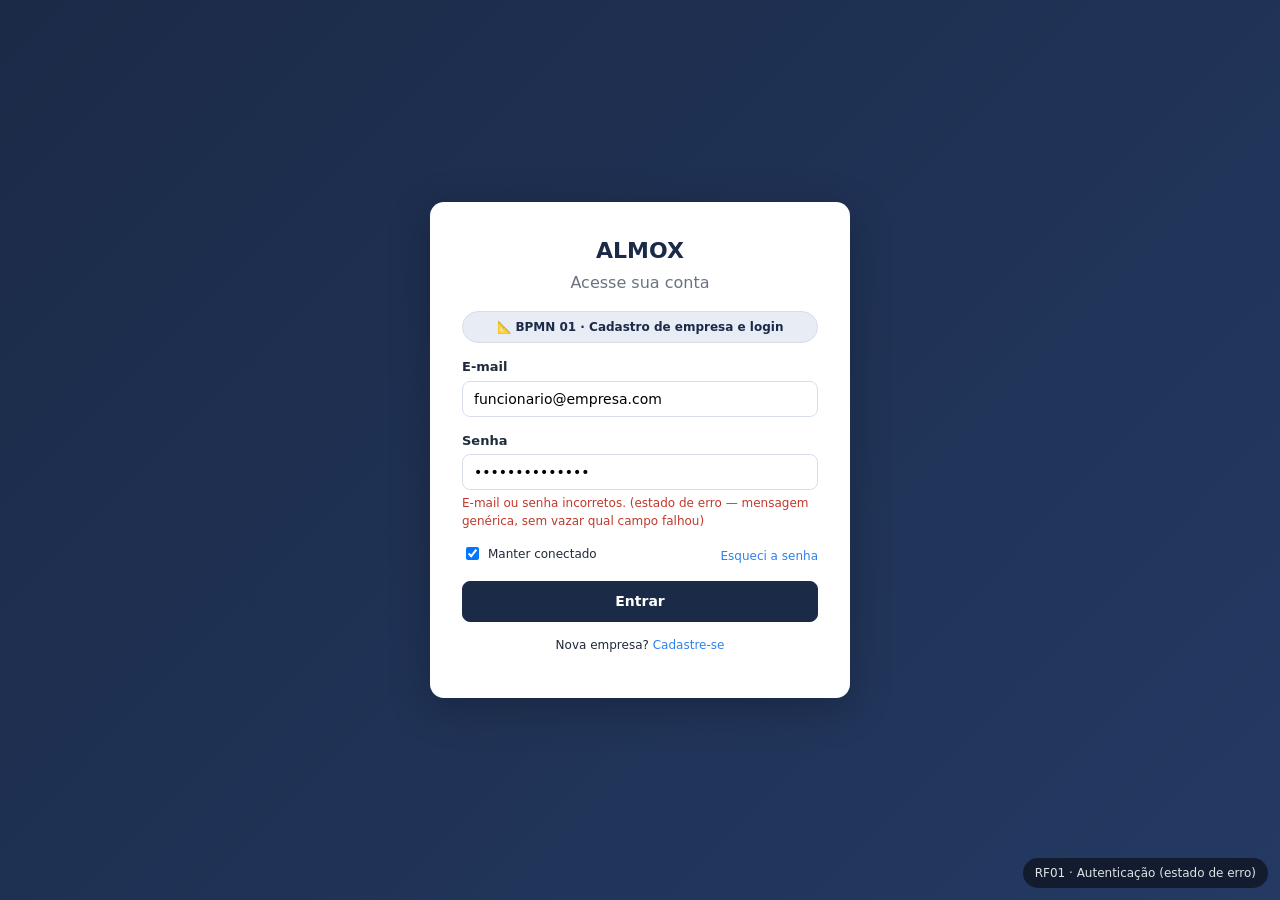
<file: login.html>
<!DOCTYPE html>
<html lang="pt-BR">
<head>
<meta charset="UTF-8">
<meta name="viewport" content="width=device-width, initial-scale=1.0">
<title>ALMOX Web · Login (RF01)</title>
<link rel="stylesheet" href="assets/style.css">
</head>
<body class="web">
<div class="auth-wrap">
  <div class="auth-card">
    <div class="brand">ALMOX</div>
    <p class="muted" style="text-align:center;margin-top:0">Acesse sua conta</p>
    <p class="bpmn-ref" style="display:block;text-align:center">📐 <a href="#" target="_blank">BPMN 01 · Cadastro de empresa e login</a></p>

    <div class="field">
      <label>E-mail</label>
      <input value="funcionario@empresa.com">
    </div>
    <div class="field">
      <label>Senha</label>
      <input type="password" value="senha-invalida">
      <div class="err">E-mail ou senha incorretos. (estado de erro — mensagem genérica, sem vazar qual campo falhou)</div>
    </div>
    <div class="row spread" style="margin-bottom:14px">
      <label class="small" style="display:flex;gap:6px;align-items:center;font-weight:400"><input type="checkbox" style="width:auto" checked> Manter conectado</label>
      <a class="small" href="#">Esqueci a senha</a>
    </div>
    <a href="dashboard.html" class="btn" style="width:100%;justify-content:center">Entrar</a>
    <p class="small" style="text-align:center;margin-top:14px">Nova empresa? <a href="cadastro-empresa.html">Cadastre-se</a></p>
  </div>
</div>
<div class="rf-tag">RF01 · Autenticação (estado de erro)</div>
<script src="assets/responsive.js"></script>
</body>
</html>
</file>
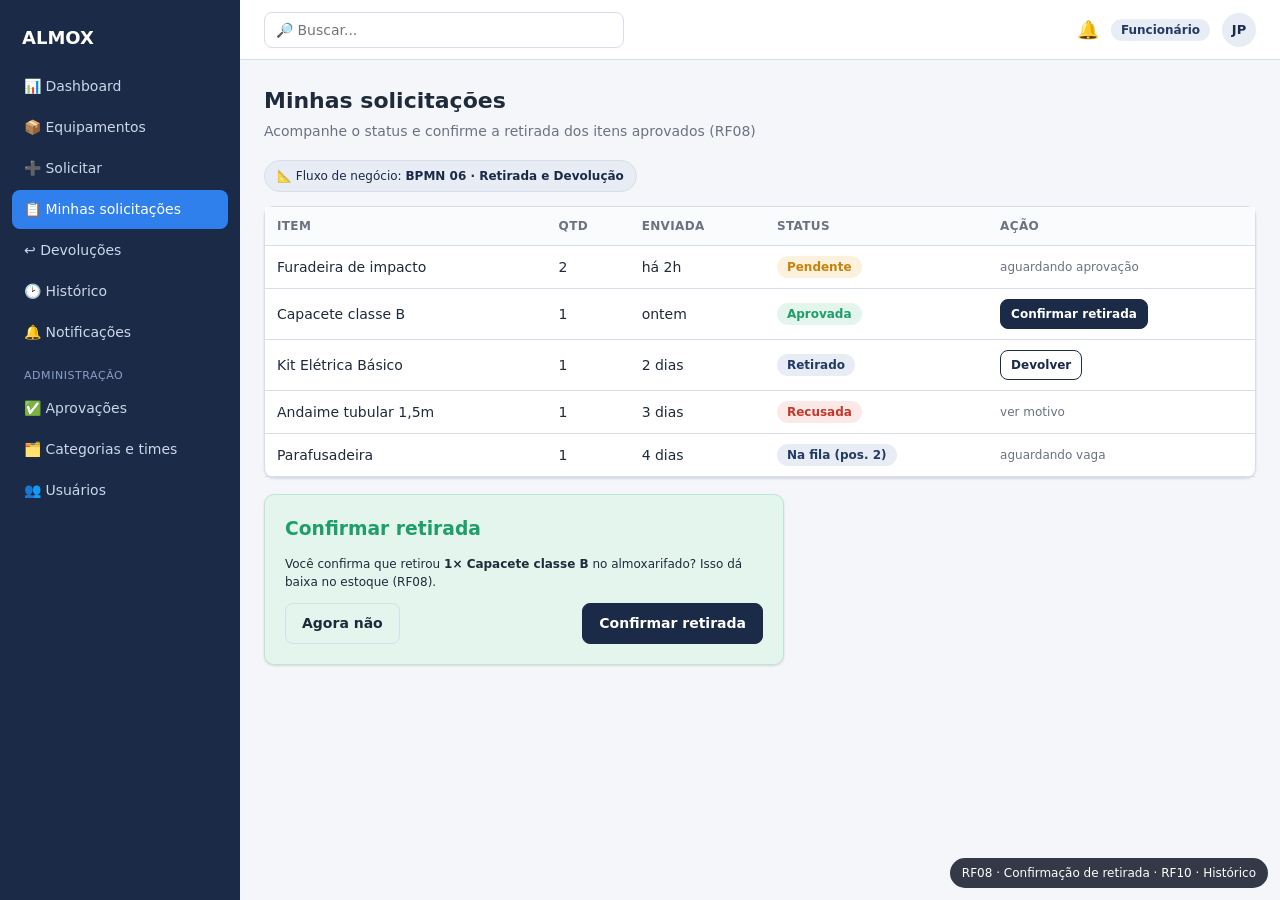
<file: minhas-solicitacoes.html>
<!DOCTYPE html>
<html lang="pt-BR">
<head>
<meta charset="UTF-8">
<meta name="viewport" content="width=device-width, initial-scale=1.0">
<title>ALMOX Web · Minhas Solicitações (RF08 / RF10)</title>
<link rel="stylesheet" href="assets/style.css">
</head>
<body class="web">
<div class="shell">
  <nav class="sidebar">
    <div class="brand">ALMOX</div>
    <a href="dashboard.html">📊 Dashboard</a>
    <a href="equipamentos.html">📦 Equipamentos</a>
    <a href="solicitar.html">➕ Solicitar</a>
    <a href="minhas-solicitacoes.html" class="active">📋 Minhas solicitações</a>
    <a href="devolucoes.html">↩️ Devoluções</a>
    <a href="historico.html">🕑 Histórico</a>
    <a href="notificacoes.html">🔔 Notificações</a>
    <div class="group">Administração</div>
    <a href="aprovacoes.html">✅ Aprovações</a>
    <a href="categorias-times.html">🗂️ Categorias e times</a>
    <a href="usuarios.html">👥 Usuários</a>
  </nav>
  <div class="main">
    <header class="topbar">
      <input class="search" placeholder="🔎 Buscar...">
      <div class="row center"><a href="notificacoes.html" style="font-size:18px">🔔</a><span class="badge info">Funcionário</span><div class="avatar">JP</div></div>
    </header>
    <div class="content">
      <div class="pagehead"><h1>Minhas solicitações</h1><p>Acompanhe o status e confirme a retirada dos itens aprovados (RF08)</p></div>
      <p class="bpmn-ref">📐 Fluxo de negócio: <a href="#" target="_blank">BPMN 06 · Retirada e Devolução</a></p>

      <div class="card" style="padding:0">
        <table>
          <thead><tr><th>Item</th><th>Qtd</th><th>Enviada</th><th>Status</th><th>Ação</th></tr></thead>
          <tbody>
            <tr><td>Furadeira de impacto</td><td>2</td><td>há 2h</td><td><span class="badge warn">Pendente</span></td><td class="muted small">aguardando aprovação</td></tr>
            <tr><td>Capacete classe B</td><td>1</td><td>ontem</td><td><span class="badge ok">Aprovada</span></td><td><a href="#" class="btn sm">Confirmar retirada</a></td></tr>
            <tr><td>Kit Elétrica Básico</td><td>1</td><td>2 dias</td><td><span class="badge info">Retirado</span></td><td><a href="devolucoes.html" class="btn sm secondary">Devolver</a></td></tr>
            <tr><td>Andaime tubular 1,5m</td><td>1</td><td>3 dias</td><td><span class="badge danger">Recusada</span></td><td class="muted small">ver motivo</td></tr>
            <tr><td>Parafusadeira</td><td>1</td><td>4 dias</td><td><span class="badge info">Na fila (pos. 2)</span></td><td class="muted small">aguardando vaga</td></tr>
          </tbody>
        </table>
      </div>

      <div class="card mt16" style="max-width:520px;background:var(--ok-bg);border-color:#bfe6d3">
        <h3 style="color:var(--ok)">Confirmar retirada</h3>
        <p class="small">Você confirma que retirou <strong>1× Capacete classe B</strong> no almoxarifado? Isso dá baixa no estoque (RF08).</p>
        <div class="row spread mt8"><a href="#" class="btn ghost">Agora não</a><a href="#" class="btn">Confirmar retirada</a></div>
      </div>
    </div>
  </div>
</div>
<div class="rf-tag">RF08 · Confirmação de retirada · RF10 · Histórico</div>
<script src="assets/responsive.js"></script>
</body>
</html>
</file>
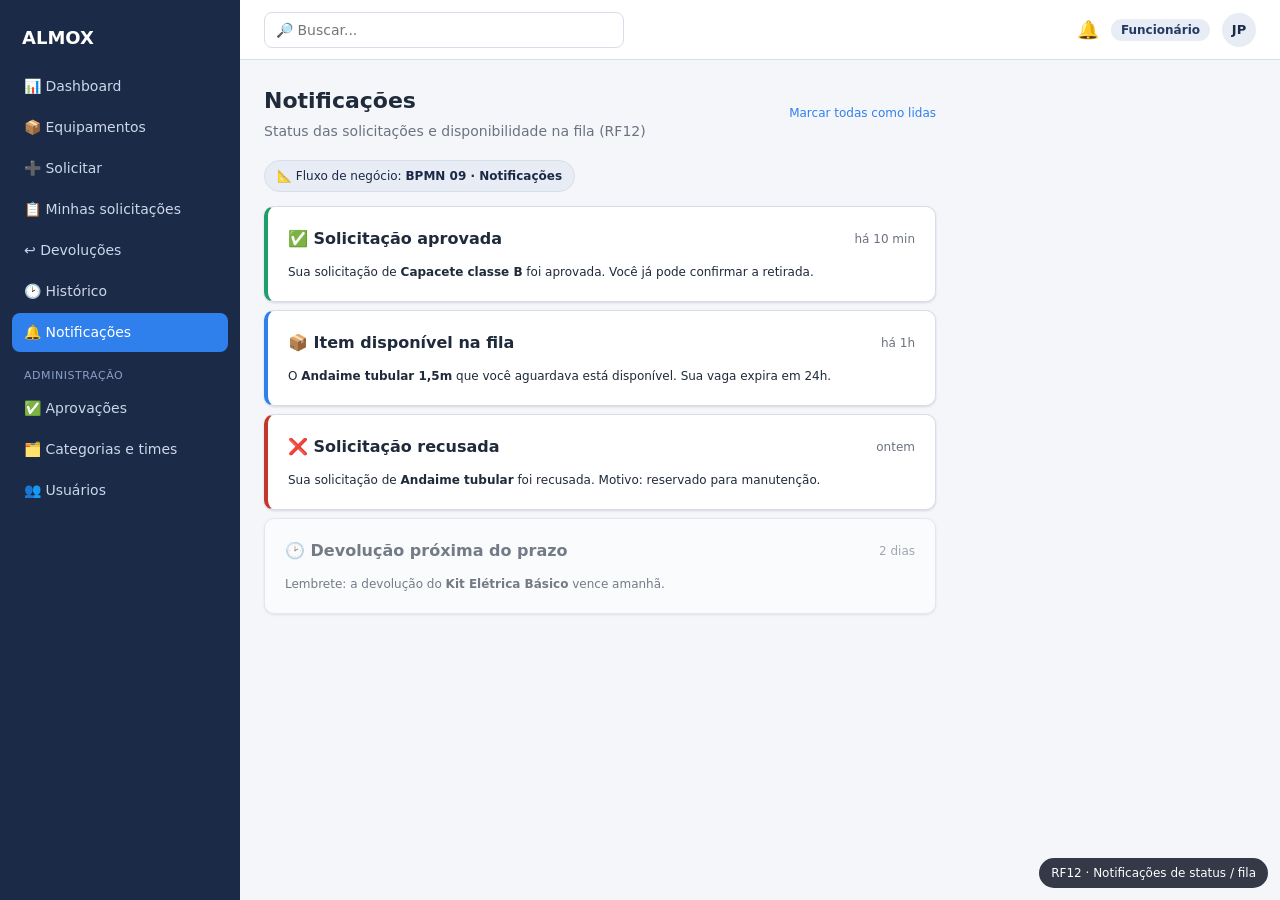
<file: notificacoes.html>
<!DOCTYPE html>
<html lang="pt-BR">
<head>
<meta charset="UTF-8">
<meta name="viewport" content="width=device-width, initial-scale=1.0">
<title>ALMOX Web · Notificações (RF12)</title>
<link rel="stylesheet" href="assets/style.css">
</head>
<body class="web">
<div class="shell">
  <nav class="sidebar">
    <div class="brand">ALMOX</div>
    <a href="dashboard.html">📊 Dashboard</a>
    <a href="equipamentos.html">📦 Equipamentos</a>
    <a href="solicitar.html">➕ Solicitar</a>
    <a href="minhas-solicitacoes.html">📋 Minhas solicitações</a>
    <a href="devolucoes.html">↩️ Devoluções</a>
    <a href="historico.html">🕑 Histórico</a>
    <a href="notificacoes.html" class="active">🔔 Notificações</a>
    <div class="group">Administração</div>
    <a href="aprovacoes.html">✅ Aprovações</a>
    <a href="categorias-times.html">🗂️ Categorias e times</a>
    <a href="usuarios.html">👥 Usuários</a>
  </nav>
  <div class="main">
    <header class="topbar">
      <input class="search" placeholder="🔎 Buscar...">
      <div class="row center"><a href="notificacoes.html" style="font-size:18px">🔔</a><span class="badge info">Funcionário</span><div class="avatar">JP</div></div>
    </header>
    <div class="content" style="max-width:720px">
      <div class="pagehead row spread"><div><h1>Notificações</h1><p>Status das solicitações e disponibilidade na fila (RF12)</p></div><a href="#" class="small">Marcar todas como lidas</a></div>
      <p class="bpmn-ref">📐 Fluxo de negócio: <a href="#" target="_blank">BPMN 09 · Notificações</a></p>

      <div class="card" style="border-left:4px solid var(--ok)">
        <div class="row spread"><strong>✅ Solicitação aprovada</strong><span class="small muted">há 10 min</span></div>
        <p class="small mb0">Sua solicitação de <strong>Capacete classe B</strong> foi aprovada. Você já pode confirmar a retirada.</p>
      </div>
      <div class="card mt8" style="border-left:4px solid var(--accent)">
        <div class="row spread"><strong>📦 Item disponível na fila</strong><span class="small muted">há 1h</span></div>
        <p class="small mb0">O <strong>Andaime tubular 1,5m</strong> que você aguardava está disponível. Sua vaga expira em 24h.</p>
      </div>
      <div class="card mt8" style="border-left:4px solid var(--danger)">
        <div class="row spread"><strong>❌ Solicitação recusada</strong><span class="small muted">ontem</span></div>
        <p class="small mb0">Sua solicitação de <strong>Andaime tubular</strong> foi recusada. Motivo: reservado para manutenção.</p>
      </div>
      <div class="card mt8" style="opacity:.6">
        <div class="row spread"><strong>🕑 Devolução próxima do prazo</strong><span class="small muted">2 dias</span></div>
        <p class="small mb0">Lembrete: a devolução do <strong>Kit Elétrica Básico</strong> vence amanhã.</p>
      </div>
    </div>
  </div>
</div>
<div class="rf-tag">RF12 · Notificações de status / fila</div>
<script src="assets/responsive.js"></script>
</body>
</html>
</file>
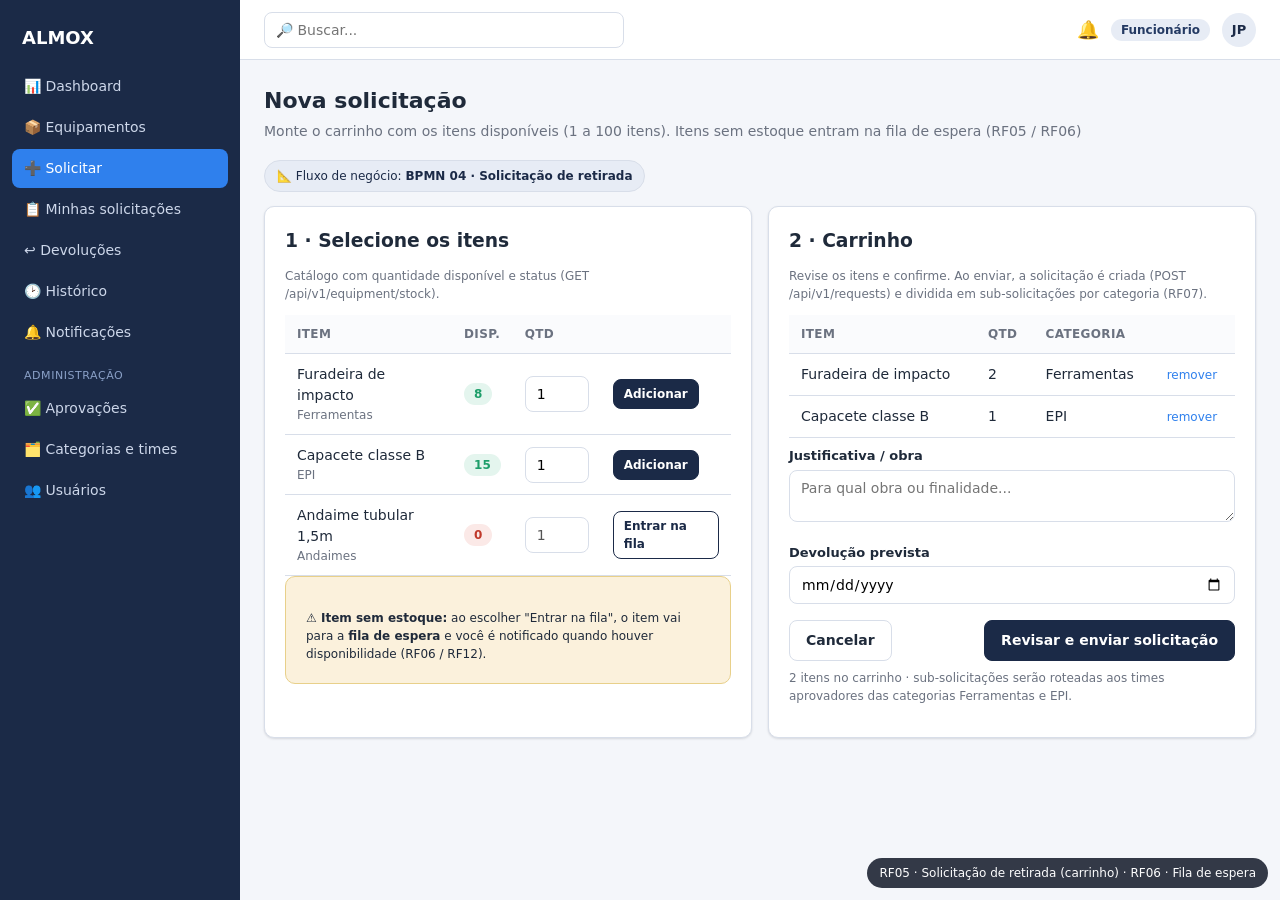
<file: solicitar.html>
<!DOCTYPE html>
<html lang="pt-BR">
<head>
<meta charset="UTF-8">
<meta name="viewport" content="width=device-width, initial-scale=1.0">
<title>ALMOX Web · Solicitar Retirada (RF05 / RF06)</title>
<link rel="stylesheet" href="assets/style.css">
</head>
<body class="web">
<div class="shell">
  <nav class="sidebar">
    <div class="brand">ALMOX</div>
    <a href="dashboard.html">📊 Dashboard</a>
    <a href="equipamentos.html">📦 Equipamentos</a>
    <a href="solicitar.html" class="active">➕ Solicitar</a>
    <a href="minhas-solicitacoes.html">📋 Minhas solicitações</a>
    <a href="devolucoes.html">↩️ Devoluções</a>
    <a href="historico.html">🕑 Histórico</a>
    <a href="notificacoes.html">🔔 Notificações</a>
    <div class="group">Administração</div>
    <a href="aprovacoes.html">✅ Aprovações</a>
    <a href="categorias-times.html">🗂️ Categorias e times</a>
    <a href="usuarios.html">👥 Usuários</a>
  </nav>
  <div class="main">
    <header class="topbar">
      <input class="search" placeholder="🔎 Buscar...">
      <div class="row center"><a href="notificacoes.html" style="font-size:18px">🔔</a><span class="badge info">Funcionário</span><div class="avatar">JP</div></div>
    </header>
    <div class="content">
      <div class="pagehead"><h1>Nova solicitação</h1><p>Monte o carrinho com os itens disponíveis (1 a 100 itens). Itens sem estoque entram na fila de espera (RF05 / RF06)</p></div>
      <p class="bpmn-ref">📐 Fluxo de negócio: <a href="#" target="_blank">BPMN 04 · Solicitação de retirada</a></p>

      <div class="grid c2">
        <!-- Catálogo (GET /equipment/stock → exibe itens com quantidade e status) -->
        <div class="card">
          <h3>1 · Selecione os itens</h3>
          <p class="small muted">Catálogo com quantidade disponível e status (GET /api/v1/equipment/stock).</p>
          <table>
            <thead><tr><th>Item</th><th>Disp.</th><th>Qtd</th><th></th></tr></thead>
            <tbody>
              <tr>
                <td>Furadeira de impacto<div class="small muted">Ferramentas</div></td>
                <td><span class="badge ok">8</span></td>
                <td><input type="number" value="1" min="1" style="width:64px"></td>
                <td><a href="#" class="btn sm">Adicionar</a></td>
              </tr>
              <tr>
                <td>Capacete classe B<div class="small muted">EPI</div></td>
                <td><span class="badge ok">15</span></td>
                <td><input type="number" value="1" min="1" style="width:64px"></td>
                <td><a href="#" class="btn sm">Adicionar</a></td>
              </tr>
              <tr>
                <td>Andaime tubular 1,5m<div class="small muted">Andaimes</div></td>
                <td><span class="badge danger">0</span></td>
                <td><input type="number" value="1" min="1" style="width:64px" disabled></td>
                <td><a href="#" class="btn sm secondary">Entrar na fila</a></td>
              </tr>
            </tbody>
          </table>
          <div class="card" style="box-shadow:none;background:var(--warn-bg);border-color:#e8d08a">
            <p class="small mb0"><strong>⚠️ Item sem estoque:</strong> ao escolher "Entrar na fila", o item vai para a <strong>fila de espera</strong> e você é notificado quando houver disponibilidade (RF06 / RF12).</p>
          </div>
        </div>

        <!-- Carrinho (adiciona 1 a 100 itens → revisa e confirma → POST /api/v1/request) -->
        <div class="card">
          <h3>2 · Carrinho</h3>
          <p class="small muted">Revise os itens e confirme. Ao enviar, a solicitação é criada (POST /api/v1/requests) e dividida em sub-solicitações por categoria (RF07).</p>
          <table>
            <thead><tr><th>Item</th><th>Qtd</th><th>Categoria</th><th></th></tr></thead>
            <tbody>
              <tr><td>Furadeira de impacto</td><td>2</td><td>Ferramentas</td><td><a href="#" class="small">remover</a></td></tr>
              <tr><td>Capacete classe B</td><td>1</td><td>EPI</td><td><a href="#" class="small">remover</a></td></tr>
            </tbody>
          </table>
          <div class="field mt8"><label>Justificativa / obra</label><textarea rows="2" placeholder="Para qual obra ou finalidade..."></textarea></div>
          <div class="field"><label>Devolução prevista</label><input type="date"></div>
          <div class="row spread mt16">
            <a href="equipamentos.html" class="btn ghost">Cancelar</a>
            <a href="minhas-solicitacoes.html" class="btn">Revisar e enviar solicitação</a>
          </div>
          <p class="small muted mt8">2 itens no carrinho · sub-solicitações serão roteadas aos times aprovadores das categorias Ferramentas e EPI.</p>
        </div>
      </div>
    </div>
  </div>
</div>
<div class="rf-tag">RF05 · Solicitação de retirada (carrinho) · RF06 · Fila de espera</div>
<script src="assets/responsive.js"></script>
</body>
</html>
</file>
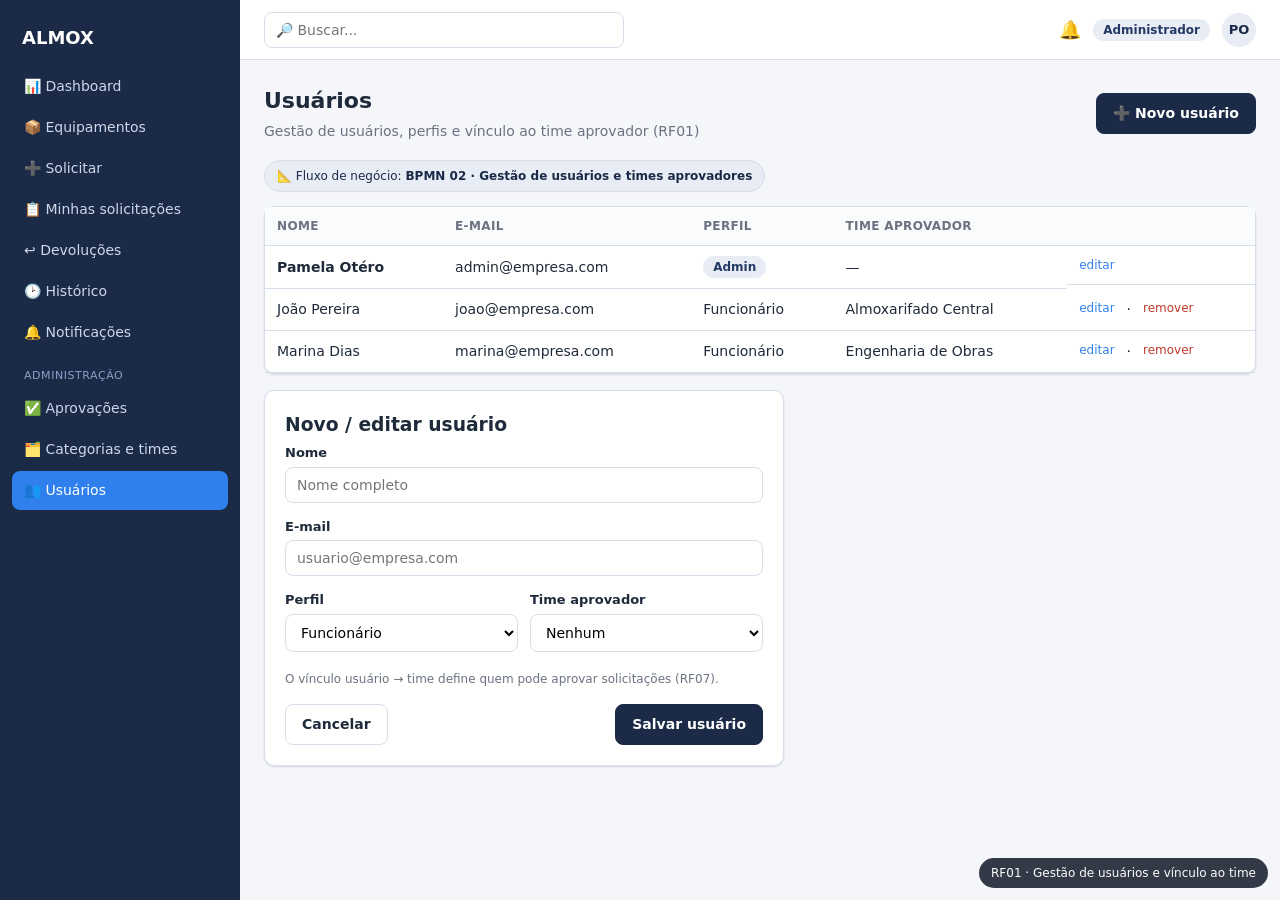
<file: usuarios.html>
<!DOCTYPE html>
<html lang="pt-BR">
<head>
<meta charset="UTF-8">
<meta name="viewport" content="width=device-width, initial-scale=1.0">
<title>ALMOX Web · Usuários (RF01)</title>
<link rel="stylesheet" href="assets/style.css">
</head>
<body class="web">
<div class="shell">
  <nav class="sidebar">
    <div class="brand">ALMOX</div>
    <a href="dashboard.html">📊 Dashboard</a>
    <a href="equipamentos.html">📦 Equipamentos</a>
    <a href="solicitar.html">➕ Solicitar</a>
    <a href="minhas-solicitacoes.html">📋 Minhas solicitações</a>
    <a href="devolucoes.html">↩️ Devoluções</a>
    <a href="historico.html">🕑 Histórico</a>
    <a href="notificacoes.html">🔔 Notificações</a>
    <div class="group">Administração</div>
    <a href="aprovacoes.html">✅ Aprovações</a>
    <a href="categorias-times.html">🗂️ Categorias e times</a>
    <a href="usuarios.html" class="active">👥 Usuários</a>
  </nav>
  <div class="main">
    <header class="topbar">
      <input class="search" placeholder="🔎 Buscar...">
      <div class="row center"><a href="notificacoes.html" style="font-size:18px">🔔</a><span class="badge info">Administrador</span><div class="avatar">PO</div></div>
    </header>
    <div class="content">
      <div class="pagehead row spread">
        <div><h1>Usuários</h1><p>Gestão de usuários, perfis e vínculo ao time aprovador (RF01)</p></div>
        <a href="#" class="btn">➕ Novo usuário</a>
      </div>
      <p class="bpmn-ref">📐 Fluxo de negócio: <a href="#" target="_blank">BPMN 02 · Gestão de usuários e times aprovadores</a></p>

      <div class="card" style="padding:0">
        <table>
          <thead><tr><th>Nome</th><th>E-mail</th><th>Perfil</th><th>Time aprovador</th><th></th></tr></thead>
          <tbody>
            <tr><td><strong>Pamela Otéro</strong></td><td>admin@empresa.com</td><td><span class="badge info">Admin</span></td><td>—</td><td class="row"><a href="#" class="small">editar</a></td></tr>
            <tr><td>João Pereira</td><td>joao@empresa.com</td><td>Funcionário</td><td>Almoxarifado Central</td><td class="row"><a href="#" class="small">editar</a> · <a href="#" class="small" style="color:var(--danger)">remover</a></td></tr>
            <tr><td>Marina Dias</td><td>marina@empresa.com</td><td>Funcionário</td><td>Engenharia de Obras</td><td class="row"><a href="#" class="small">editar</a> · <a href="#" class="small" style="color:var(--danger)">remover</a></td></tr>
          </tbody>
        </table>
      </div>

      <div class="card mt16" style="max-width:520px">
        <h3>Novo / editar usuário</h3>
        <div class="field"><label>Nome</label><input placeholder="Nome completo"></div>
        <div class="field"><label>E-mail</label><input placeholder="usuario@empresa.com"></div>
        <div class="row">
          <div class="grow field"><label>Perfil</label><select><option>Funcionário</option><option>Administrador</option></select></div>
          <div class="grow field"><label>Time aprovador</label><select><option>Nenhum</option><option>Almoxarifado Central</option><option>Engenharia de Obras</option></select></div>
        </div>
        <div class="hint">O vínculo usuário → time define quem pode aprovar solicitações (RF07).</div>
        <div class="row spread mt16"><a href="#" class="btn ghost">Cancelar</a><a href="#" class="btn">Salvar usuário</a></div>
      </div>
    </div>
  </div>
</div>
<div class="rf-tag">RF01 · Gestão de usuários e vínculo ao time</div>
<script src="assets/responsive.js"></script>
</body>
</html>
</file>
<file: assets/style.css>
/* ==========================================================================
   ALMOX — Protótipo navegável (Web + Mobile)
   Wireframe de média-alta fidelidade. Paleta neutra proposital (placeholder):
   ajuste as variáveis abaixo quando a identidade visual for aprovada.
   ========================================================================== */

:root {
  --primary: #1b2a47;
  --primary-600: #243a63;
  --primary-100: #e7ecf5;
  --accent: #2f80ed;
  --ok: #1e9e6a;
  --ok-bg: #e4f5ee;
  --warn: #c7820b;
  --warn-bg: #fbf1dc;
  --danger: #c0392b;
  --danger-bg: #fbe9e7;
  --muted: #6b7280;
  --line: #d8dee9;
  --bg: #f4f6fa;
  --card: #ffffff;
  --text: #1f2a3a;
  --radius: 10px;
  --shadow: 0 1px 3px rgba(16, 24, 40, .08), 0 1px 2px rgba(16, 24, 40, .06);
  --font: "Segoe UI", Inter, system-ui, -apple-system, Roboto, Arial, sans-serif;
}

* { box-sizing: border-box; }

body {
  margin: 0;
  font-family: var(--font);
  color: var(--text);
  background: var(--bg);
  line-height: 1.5;
}

a { color: var(--accent); text-decoration: none; }
a:hover { text-decoration: underline; }

/* ---- Utilitários ---- */
.muted { color: var(--muted); }
.small { font-size: 12px; }
.row { display: flex; gap: 12px; }
.row.wrap { flex-wrap: wrap; }
.spread { justify-content: space-between; align-items: center; }
.center { align-items: center; }
.grow { flex: 1; }
.mt8 { margin-top: 8px; } .mt16 { margin-top: 16px; } .mt24 { margin-top: 24px; }
.mb0 { margin-bottom: 0; }

/* ---- Badges / status ---- */
.badge { display: inline-block; padding: 2px 10px; border-radius: 999px; font-size: 12px; font-weight: 600; }
.badge.ok { background: var(--ok-bg); color: var(--ok); }
.badge.warn { background: var(--warn-bg); color: var(--warn); }
.badge.danger { background: var(--danger-bg); color: var(--danger); }
.badge.info { background: var(--primary-100); color: var(--primary-600); }

/* ---- Botões ---- */
.btn {
  display: inline-flex; align-items: center; gap: 6px;
  border: 1px solid var(--primary); background: var(--primary); color: #fff;
  padding: 9px 16px; border-radius: 8px; font-size: 14px; font-weight: 600;
  cursor: pointer; text-decoration: none;
}
.btn:hover { background: var(--primary-600); text-decoration: none; }
.btn.secondary { background: #fff; color: var(--primary); }
.btn.secondary:hover { background: var(--primary-100); }
.btn.ghost { background: transparent; border-color: var(--line); color: var(--text); }
.btn.danger { background: var(--danger); border-color: var(--danger); }
.btn.sm { padding: 5px 10px; font-size: 12px; }

/* ---- Inputs ---- */
label { display: block; font-size: 13px; font-weight: 600; margin-bottom: 4px; }
.field { margin-bottom: 14px; }
input, select, textarea {
  width: 100%; padding: 9px 11px; border: 1px solid var(--line);
  border-radius: 8px; font-size: 14px; font-family: inherit; background: #fff;
}
input:focus, select:focus, textarea:focus { outline: 2px solid var(--accent); border-color: var(--accent); }
.hint { font-size: 12px; color: var(--muted); margin-top: 4px; }
.err { font-size: 12px; color: var(--danger); margin-top: 4px; }

/* ---- Cards ---- */
.card { background: var(--card); border: 1px solid var(--line); border-radius: var(--radius); box-shadow: var(--shadow); padding: 20px; }
.card h3 { margin: 0 0 4px; }
.kpi { display: flex; flex-direction: column; gap: 2px; }
.kpi .val { font-size: 28px; font-weight: 700; color: var(--primary); }
.kpi .lbl { font-size: 13px; color: var(--muted); }

/* ---- Tabelas ---- */
table { width: 100%; border-collapse: collapse; font-size: 14px; }
th, td { text-align: left; padding: 10px 12px; border-bottom: 1px solid var(--line); }
th { font-size: 12px; text-transform: uppercase; letter-spacing: .03em; color: var(--muted); background: #fafbfd; }
tr:hover td { background: #fafbfd; }

/* ---- Estados (empty / loading / error) ---- */
.state { text-align: center; padding: 40px 20px; color: var(--muted); border: 1px dashed var(--line); border-radius: var(--radius); }
.skeleton { background: linear-gradient(90deg, #eef1f6 25%, #e2e7f0 37%, #eef1f6 63%); background-size: 400% 100%; height: 14px; border-radius: 4px; animation: sk 1.4s ease infinite; }
@keyframes sk { 0% { background-position: 100% 50%; } 100% { background-position: 0 50%; } }

/* =========================================================================
   LAYOUT WEB (desktop)
   ========================================================================= */
.web .shell { display: grid; grid-template-columns: 240px 1fr; min-height: 100vh; }
.web .sidebar { background: var(--primary); color: #cdd7ea; padding: 18px 12px; }
.web .sidebar .brand { color: #fff; font-weight: 700; font-size: 18px; padding: 6px 10px 16px; }
.web .sidebar a { display: block; color: #cdd7ea; padding: 9px 12px; border-radius: 8px; font-size: 14px; margin-bottom: 2px; }
.web .sidebar a:hover { background: var(--primary-600); color: #fff; text-decoration: none; }
.web .sidebar a.active { background: var(--accent); color: #fff; }
.web .sidebar .group { font-size: 11px; text-transform: uppercase; letter-spacing: .05em; color: #8aa0c7; padding: 14px 12px 4px; }
.web .main { display: flex; flex-direction: column; }
.web .topbar { height: 60px; background: #fff; border-bottom: 1px solid var(--line); display: flex; align-items: center; justify-content: space-between; padding: 0 24px; }
.web .topbar .search { width: 360px; }
.web .avatar { width: 34px; height: 34px; border-radius: 50%; background: var(--primary-100); color: var(--primary); display: flex; align-items: center; justify-content: center; font-weight: 700; font-size: 13px; }
.web .content { padding: 24px; max-width: 1100px; }
.web .pagehead { margin-bottom: 18px; }
.web .pagehead h1 { margin: 0; font-size: 22px; }
.web .pagehead p { margin: 4px 0 0; color: var(--muted); font-size: 14px; }
.web .grid { display: grid; gap: 16px; }
.web .grid.c4 { grid-template-columns: repeat(4, 1fr); }
.web .grid.c3 { grid-template-columns: repeat(3, 1fr); }
.web .grid.c2 { grid-template-columns: repeat(2, 1fr); }

/* RF / tag de rastreabilidade */
.rf-tag { position: fixed; bottom: 12px; right: 12px; background: #111827; color: #fff; font-size: 12px; padding: 6px 12px; border-radius: 999px; opacity: .85; z-index: 50; }

/* centralizador para telas públicas (login/cadastro) */
.auth-wrap { min-height: 100vh; display: flex; align-items: center; justify-content: center; padding: 24px; background: linear-gradient(135deg, var(--primary), var(--primary-600)); }
.auth-card { width: 100%; max-width: 420px; background: #fff; border-radius: 14px; padding: 32px; box-shadow: 0 10px 40px rgba(0,0,0,.25); }
.auth-card .brand { font-size: 22px; font-weight: 800; color: var(--primary); text-align: center; margin-bottom: 4px; }

/* =========================================================================
   LAYOUT MOBILE (phone frame)
   ========================================================================= */
.mobile { background: #334; display: flex; align-items: flex-start; justify-content: center; padding: 24px 12px; min-height: 100vh; }
.phone { width: 390px; max-width: 100%; height: 820px; background: var(--bg); border-radius: 36px; border: 10px solid #0b1220; box-shadow: 0 20px 60px rgba(0,0,0,.4); overflow: hidden; position: relative; display: flex; flex-direction: column; }
.phone .notch { height: 26px; background: #0b1220; border-bottom-left-radius: 16px; border-bottom-right-radius: 16px; width: 160px; margin: 0 auto; }
.phone .statusbar { height: 34px; display: flex; align-items: center; justify-content: space-between; padding: 0 18px; font-size: 12px; font-weight: 600; color: var(--text); }
.phone .appbar { background: var(--primary); color: #fff; padding: 12px 16px; display: flex; align-items: center; gap: 10px; font-weight: 600; }
.phone .appbar .icon { font-size: 18px; }
.phone .screen { flex: 1; overflow-y: auto; padding: 14px; }
.phone .tabbar { display: flex; border-top: 1px solid var(--line); background: #fff; }
.phone .tabbar a { flex: 1; text-align: center; padding: 10px 2px 12px; font-size: 11px; color: var(--muted); }
.phone .tabbar a .ic { display: block; font-size: 18px; margin-bottom: 2px; }
.phone .tabbar a.active { color: var(--accent); font-weight: 700; }
.phone .m-card { background: #fff; border: 1px solid var(--line); border-radius: 12px; padding: 14px; margin-bottom: 10px; box-shadow: var(--shadow); }
.phone .list-item { background: #fff; border: 1px solid var(--line); border-radius: 12px; padding: 12px; margin-bottom: 8px; display: flex; justify-content: space-between; align-items: center; }
.phone .fab { position: absolute; right: 18px; bottom: 76px; width: 54px; height: 54px; border-radius: 50%; background: var(--accent); color: #fff; display: flex; align-items: center; justify-content: center; font-size: 26px; box-shadow: 0 6px 16px rgba(47,128,237,.5); }
.phone h2 { font-size: 17px; margin: 2px 0 10px; }

/* hub */
.hub { max-width: 1080px; margin: 0 auto; padding: 32px 20px; }
.hub h1 { font-size: 26px; margin-bottom: 4px; }
.hub .screens { display: grid; grid-template-columns: repeat(auto-fill, minmax(260px, 1fr)); gap: 14px; margin-top: 18px; }
.hub .screen-card { background: #fff; border: 1px solid var(--line); border-radius: 10px; padding: 16px; box-shadow: var(--shadow); }
.hub .screen-card .rf { font-size: 12px; color: var(--accent); font-weight: 700; }
.hub .screen-card h3 { margin: 4px 0 8px; font-size: 16px; }
.hub .screen-card .links a { margin-right: 10px; font-size: 13px; }
.hub .tablist { display: inline-flex; background: #fff; border: 1px solid var(--line); border-radius: 999px; padding: 4px; margin-top: 10px; }

/* Selo de referência ao fluxo BPMN que a tela implementa (rastreabilidade Etapa 3) */
.bpmn-ref {
  display: inline-block;
  margin: 0 0 14px;
  padding: 6px 12px;
  background: var(--primary-100);
  border: 1px solid var(--line);
  border-radius: 999px;
  font-size: 12px;
  color: var(--primary);
}
.bpmn-ref a { color: var(--primary); font-weight: 600; }

/* =========================================================================
   VERSÃO MOBILE (celular) — comportamento de app
   Em até 768px a interface deixa de ser "site" e vira app:
   barra superior (título + voltar + notificações), abas fixas embaixo,
   folha "Mais" com o restante do menu, listas em cards e botão flutuante (+).
   Os elementos .m-* são injetados por assets/responsive.js.
   ========================================================================= */

img, video, svg { max-width: 100%; height: auto; }
.web .main { min-width: 0; }

/* Elementos de app ficam ocultos no desktop */
.m-appbar, .m-tabbar, .m-sheet, .m-sheet-bg, .m-fab, .m-list, .m-search { display: none; }

@media (max-width: 768px) {
  body.web { background: var(--bg); -webkit-tap-highlight-color: transparent; }
  .web .shell { display: block; min-height: 100vh; }

  /* Some o que é de desktop */
  .web .sidebar, .web .topbar, .bpmn-ref, .rf-tag,
  .web .pagehead h1, .web .pagehead > .btn, .web .pagehead > div > .btn { display: none !important; }

  /* ---- Barra superior do app ---- */
  .m-appbar {
    display: flex; align-items: center; gap: 8px;
    position: sticky; top: 0; z-index: 60;
    min-height: 54px; padding: 8px 12px; padding-top: calc(8px + env(safe-area-inset-top));
    background: var(--primary); color: #fff;
  }
  .m-appbar .m-title { flex: 1; font-size: 18px; font-weight: 700; margin: 0; white-space: nowrap; overflow: hidden; text-overflow: ellipsis; }
  .m-appbar .m-btn {
    position: relative; display: inline-flex; align-items: center; justify-content: center;
    width: 40px; height: 40px; border-radius: 50%; font-size: 20px; color: #fff; background: transparent; border: 0; padding: 0;
  }
  .m-appbar .m-btn:active { background: rgba(255,255,255,.18); }
  .m-appbar .m-dot { position: absolute; top: 8px; right: 8px; width: 9px; height: 9px; border-radius: 50%; background: #ff5d5d; border: 2px solid var(--primary); }
  .m-appbar .m-avatar { width: 32px; height: 32px; border-radius: 50%; background: rgba(255,255,255,.2); display: flex; align-items: center; justify-content: center; font-size: 12px; font-weight: 700; }

  /* ---- Conteúdo ---- */
  .web .content { padding: 14px 14px calc(88px + env(safe-area-inset-bottom)); max-width: 100% !important; }
  .web .pagehead { margin-bottom: 12px; }
  .web .pagehead p { display: none; }
  .web .pagehead:not(:has(> a:not(.btn))) { display: none; }
  .web .pagehead.row { flex-wrap: nowrap; }
  .card { padding: 14px; border-radius: 14px; }
  .card.mt16, .mt16 { margin-top: 12px; }
  .card[style*="max-width"] { max-width: 100% !important; }
  .card h3 { font-size: 16px; }
  .web .grid, .web .grid.c4, .web .grid.c3, .web .grid.c2 { grid-template-columns: 1fr; gap: 12px; }
  /* KPIs em 2 colunas, como painel de app */
  .web .grid.c4 { grid-template-columns: 1fr 1fr; gap: 10px; }
  .web .grid.c4 .card { padding: 12px; }
  .kpi .val { font-size: 24px; }
  .kpi .lbl { font-size: 12px; }

  /* ---- Formulários e filtros ---- */
  input, select, textarea { font-size: 16px; padding: 12px; border-radius: 10px; }
  input[type="checkbox"], input[type="radio"] { width: auto; }
  .row { flex-wrap: wrap; }
  .row > .grow, .field[style*="max-width"] { flex: 1 1 100%; max-width: none !important; }
  .btn { min-height: 44px; padding: 11px 16px; border-radius: 10px; justify-content: center; }
  .btn.sm { min-height: 38px; padding: 8px 12px; font-size: 13px; }
  .row.spread > .btn, .row.spread > a.btn { flex: 1 1 auto; }
  .row.spread > .btn.sm { flex: 0 0 auto; }
  body:has(> .m-fab) .content { padding-bottom: calc(150px + env(safe-area-inset-bottom)); }

  /* ---- Tabelas viram lista nativa (gerada em responsive.js) ---- */
  table { display: none !important; }
  .m-list { display: block; }
  .card:has(> .m-list) { padding: 0; overflow: hidden; }
  .card:has(> .m-list) > h3, .card:has(> .m-list) > p { padding: 0 14px; }
  .card:has(> .m-list) > h3 { padding-top: 14px; }
  .card:has(> .m-list) > .card { margin: 0 14px 14px; }
  .card:has(> .m-list) > .field { padding: 0 14px; }
  .card:has(> .m-list) > .row.spread, .card:has(> .m-list) > p.small { padding: 0 14px 14px; }
  .m-item { padding: 12px 14px; border-bottom: 1px solid var(--line); background: #fff; }
  .m-item:last-child { border-bottom: 0; }
  .m-item:active { background: #f1f4f9; }
  .m-item-top { display: flex; align-items: center; gap: 10px; }
  .m-main { flex: 1; min-width: 0; }
  .m-item-title { font-size: 15px; font-weight: 600; line-height: 1.3; }
  .m-item-title .small { font-weight: 400; }
  .m-item-sub { font-size: 13px; color: var(--muted); margin-top: 2px; white-space: nowrap; overflow: hidden; text-overflow: ellipsis; }
  .m-side { display: flex; flex-direction: column; align-items: flex-end; gap: 4px; flex: 0 0 auto; }
  .m-link { font-size: 14px; font-weight: 600; padding: 4px 0; }
  .m-actions { display: flex; gap: 8px; margin-top: 10px; align-items: center; }
  .m-actions:empty { display: none; }
  .m-actions .btn { flex: 1; min-height: 40px; }
  .m-actions > .btn:only-child { flex: 0 0 auto; margin-left: auto; min-width: 120px; }
  .m-actions input[type="number"] { width: 76px !important; flex: 0 0 76px; padding: 9px; text-align: center; }

  /* ---- Filtros: busca em cima, selects como chips roláveis ---- */
  .card:has(> .m-filters) { padding: 0; background: transparent; border: 0; box-shadow: none; }
  .web .m-filters { flex-wrap: nowrap; overflow-x: auto; gap: 8px; padding-bottom: 2px; scrollbar-width: none; }
  .web .m-filters::-webkit-scrollbar { display: none; }
  .web .m-filters > input:not([type="date"]) { display: none; }
  .web .m-filters > select, .web .m-filters > input[type="date"] {
    flex: 0 0 auto; width: auto !important; min-width: 0;
    padding: 8px 30px 8px 14px; font-size: 14px; border-radius: 999px; background-color: #fff;
  }
  .web .m-filters > .btn { flex: 0 0 auto; min-height: 38px; border-radius: 999px; }
  .m-search { display: block; margin-bottom: 10px; }
  .m-search input { border-radius: 12px; background: #fff; }

  /* ---- Botão flutuante (ação principal da tela) ---- */
  .m-fab {
    display: flex; align-items: center; justify-content: center;
    position: fixed; right: 16px; bottom: calc(76px + env(safe-area-inset-bottom)); z-index: 70;
    width: 56px; height: 56px; border-radius: 50%; background: var(--accent); color: #fff;
    font-size: 28px; line-height: 1; box-shadow: 0 6px 16px rgba(47,128,237,.5);
  }
  .m-fab:hover { text-decoration: none; }

  /* ---- Abas inferiores ---- */
  .m-tabbar {
    display: flex; position: fixed; left: 0; right: 0; bottom: 0; z-index: 80;
    background: #fff; border-top: 1px solid var(--line);
    padding-bottom: env(safe-area-inset-bottom); box-shadow: 0 -2px 10px rgba(16,24,40,.06);
  }
  .m-tabbar a, .m-tabbar button {
    flex: 1; min-width: 0; text-align: center; padding: 8px 2px 9px; font-size: 11px; color: var(--muted);
    background: none; border: 0; font-family: inherit; cursor: pointer; text-decoration: none;
  }
  .m-tabbar .ic { display: block; font-size: 21px; line-height: 1.2; margin-bottom: 1px; }
  .m-tabbar .active { color: var(--accent); font-weight: 700; }

  /* ---- Folha "Mais" ---- */
  .m-sheet-bg { display: block; position: fixed; inset: 0; z-index: 90; background: rgba(15,23,42,.5); opacity: 0; pointer-events: none; transition: opacity .2s; }
  .m-sheet {
    display: block; position: fixed; left: 0; right: 0; bottom: 0; z-index: 100;
    max-height: 80vh; overflow-y: auto; background: #fff;
    border-radius: 18px 18px 0 0; padding: 8px 16px calc(16px + env(safe-area-inset-bottom));
    transform: translateY(100%); transition: transform .25s ease;
  }
  .m-sheet .grip { width: 40px; height: 4px; background: var(--line); border-radius: 4px; margin: 4px auto 12px; }
  .m-sheet .grp { font-size: 11px; text-transform: uppercase; letter-spacing: .05em; color: var(--muted); margin: 14px 4px 6px; }
  .m-sheet a { display: flex; align-items: center; gap: 12px; padding: 14px 8px; font-size: 16px; color: var(--text); border-bottom: 1px solid var(--line); }
  .m-sheet a:last-child { border-bottom: 0; }
  .m-sheet a.active { color: var(--accent); font-weight: 700; }
  .m-sheet a.danger { color: var(--danger); }
  .web.sheet-open .m-sheet-bg { opacity: 1; pointer-events: auto; }
  .web.sheet-open .m-sheet { transform: translateY(0); }
  .web.sheet-open { overflow: hidden; }

  /* ---- Telas públicas (login/cadastro) ---- */
  .auth-wrap { padding: 0; align-items: stretch; background: var(--card); }
  .auth-card { max-width: none; border-radius: 0; box-shadow: none; padding: 32px 20px calc(24px + env(safe-area-inset-bottom)); }

  /* ---- Hub (index) ---- */
  .hub { padding: 16px 14px 32px; }
  .hub h1 { font-size: 22px; }
  .hub .screens { grid-template-columns: 1fr; }
  .hub .tablist { display: flex; flex-wrap: wrap; border-radius: 12px; }

  /* Moldura de celular: tela cheia no aparelho real */
  .mobile { padding: 0; background: var(--bg); }
  .phone { width: 100%; height: 100vh; height: 100dvh; border: 0; border-radius: 0; box-shadow: none; }
  .phone .notch { display: none; }
}
</file>
